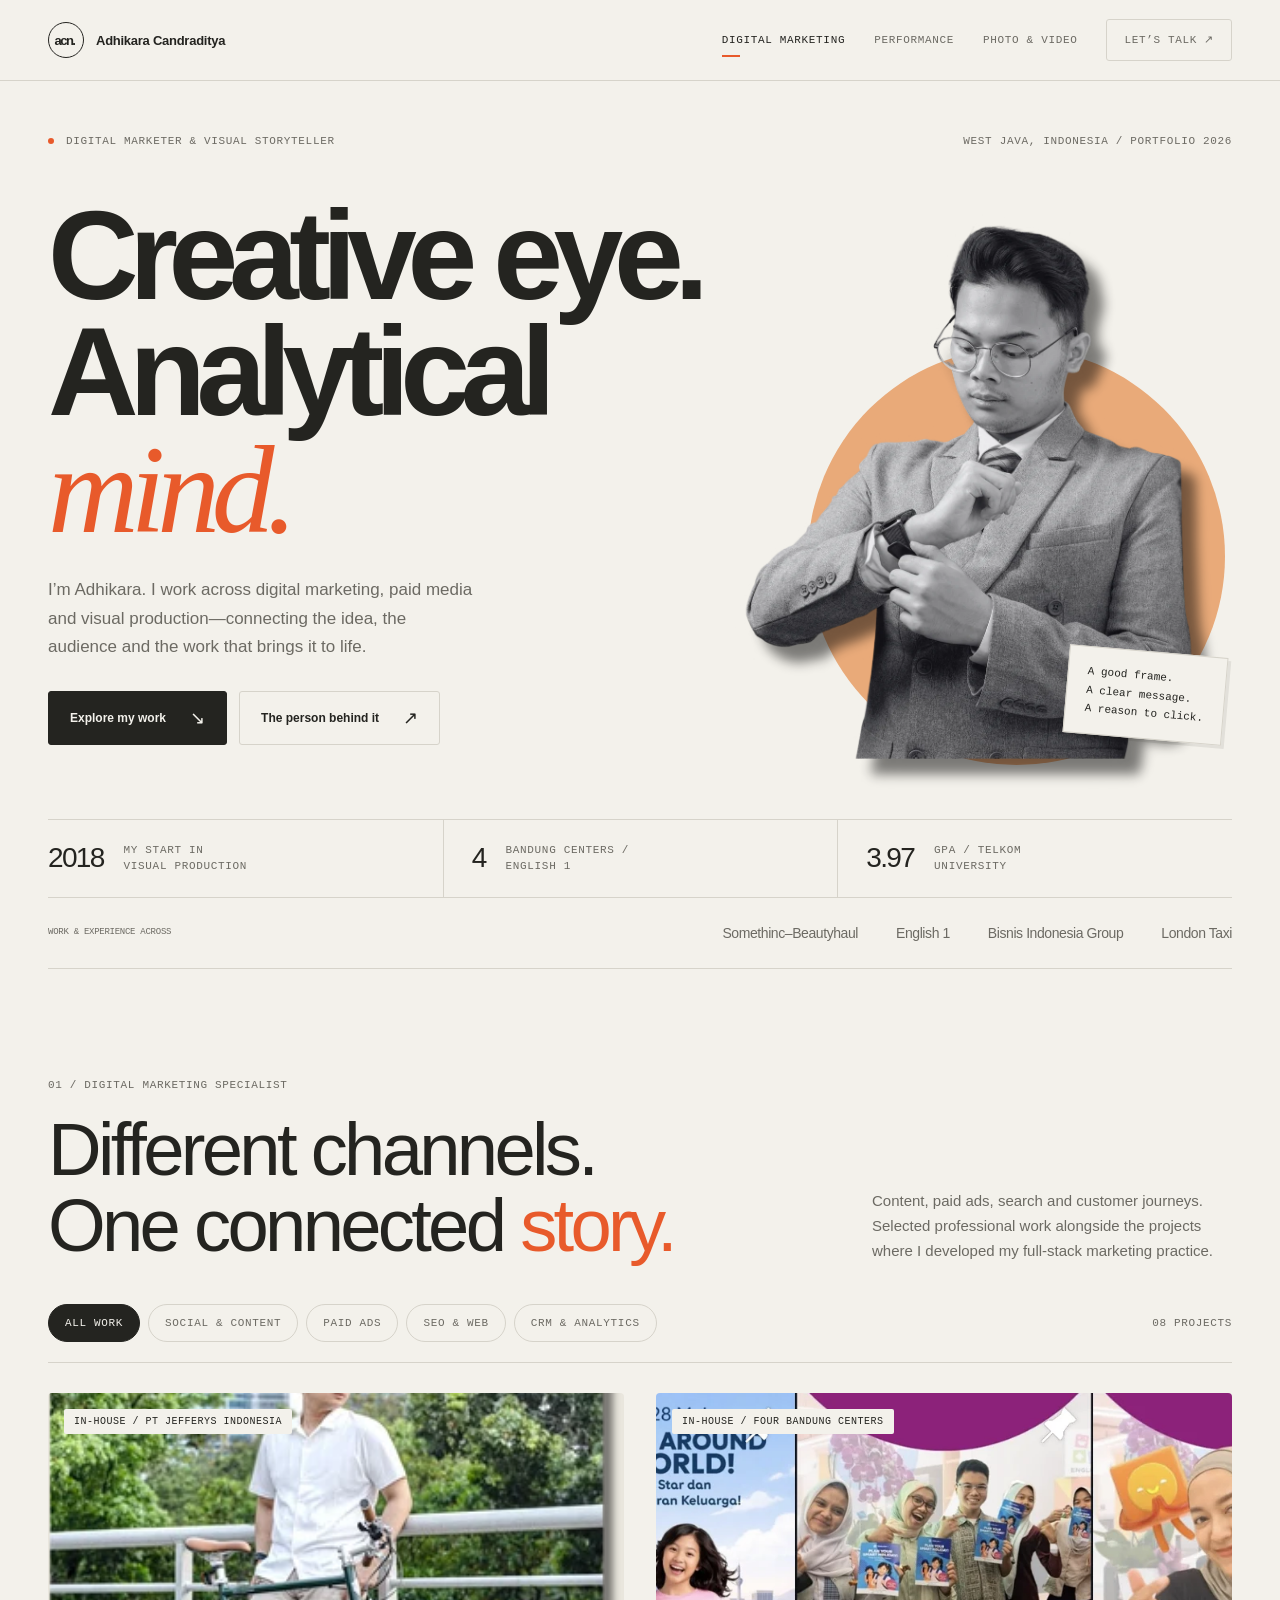
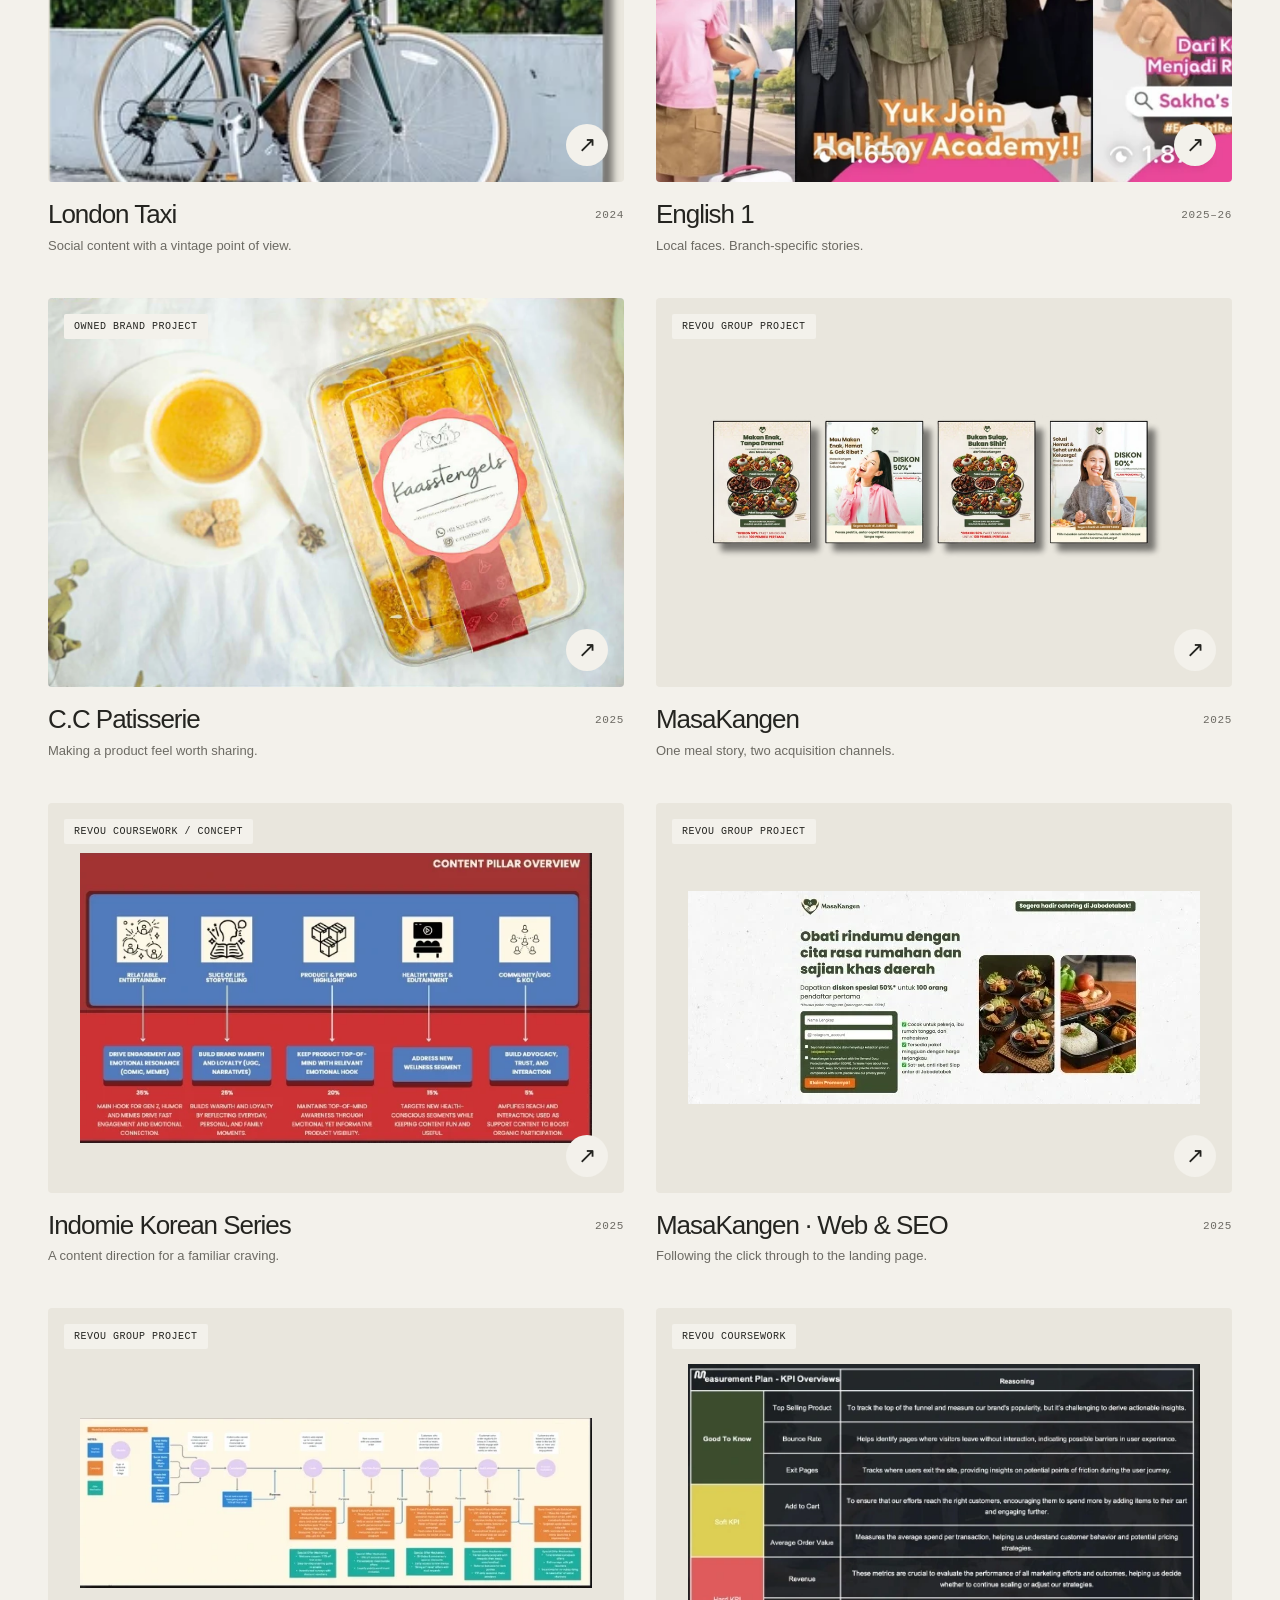
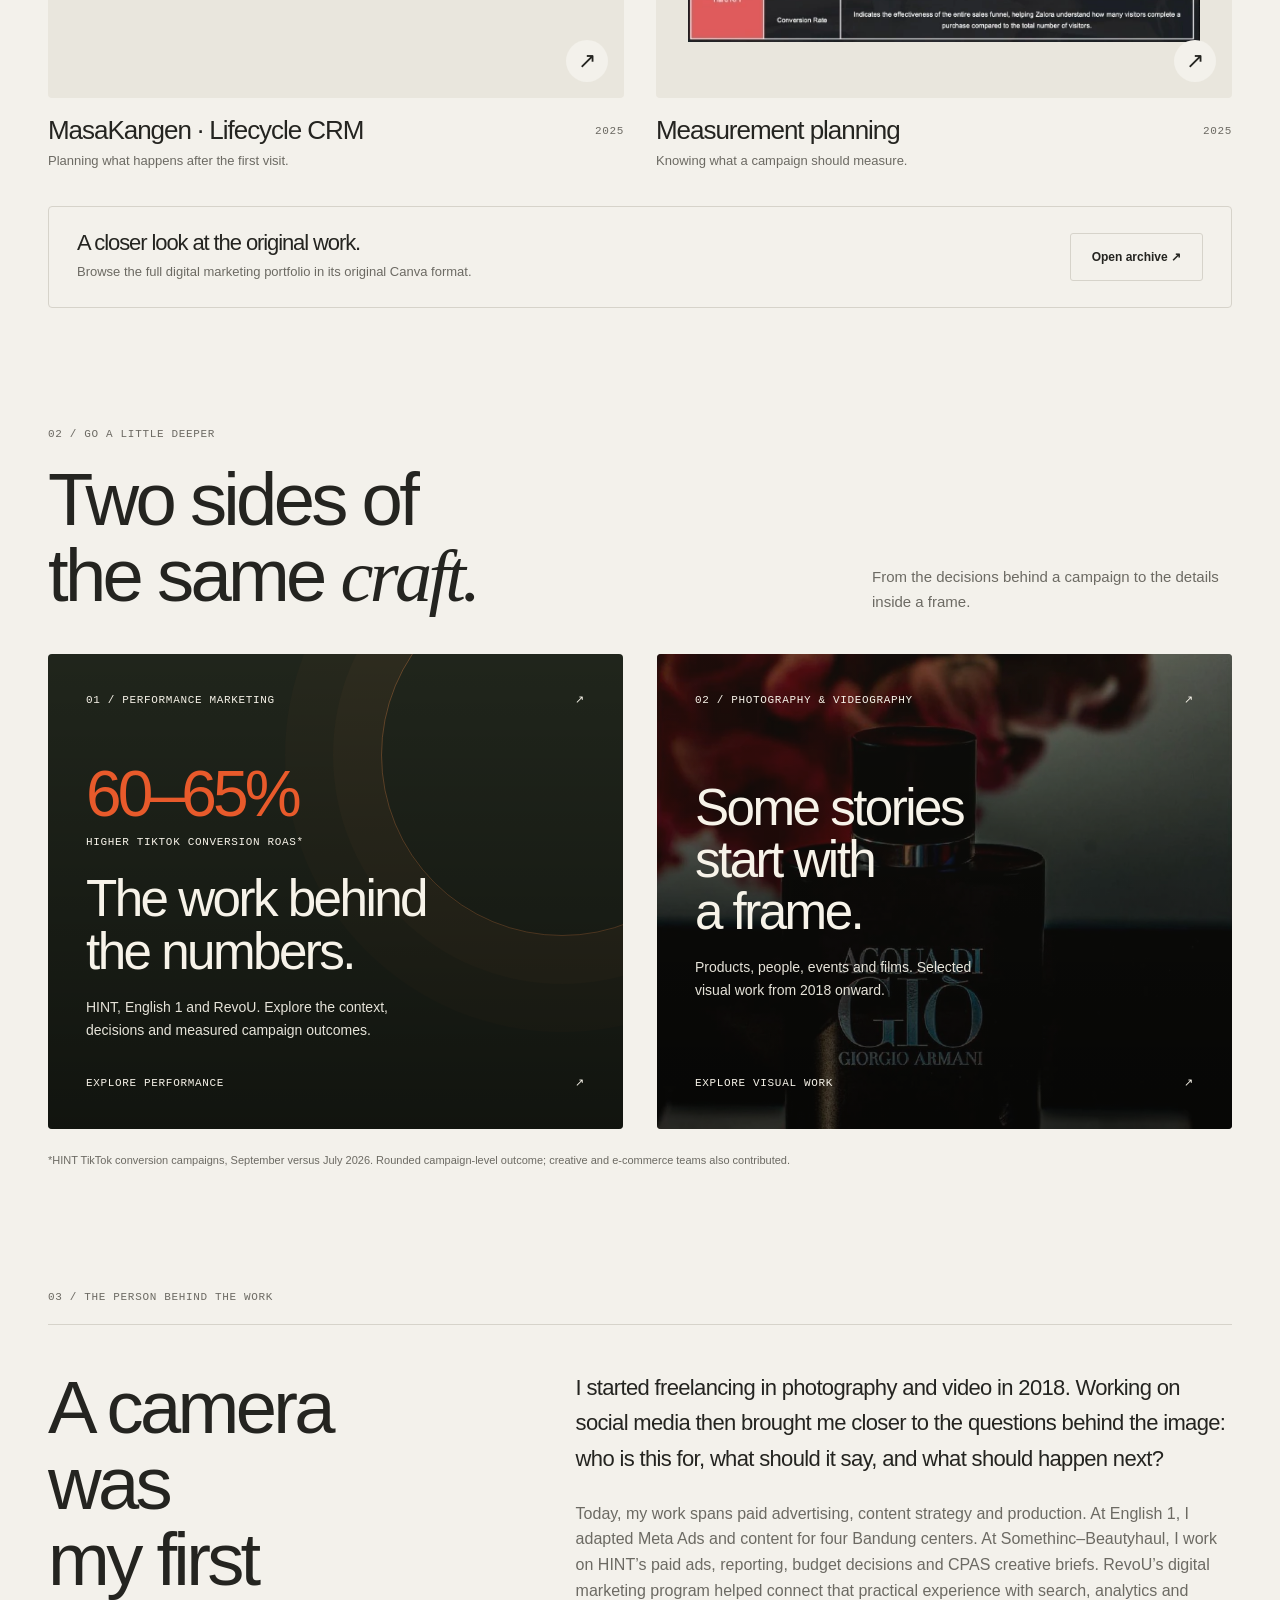
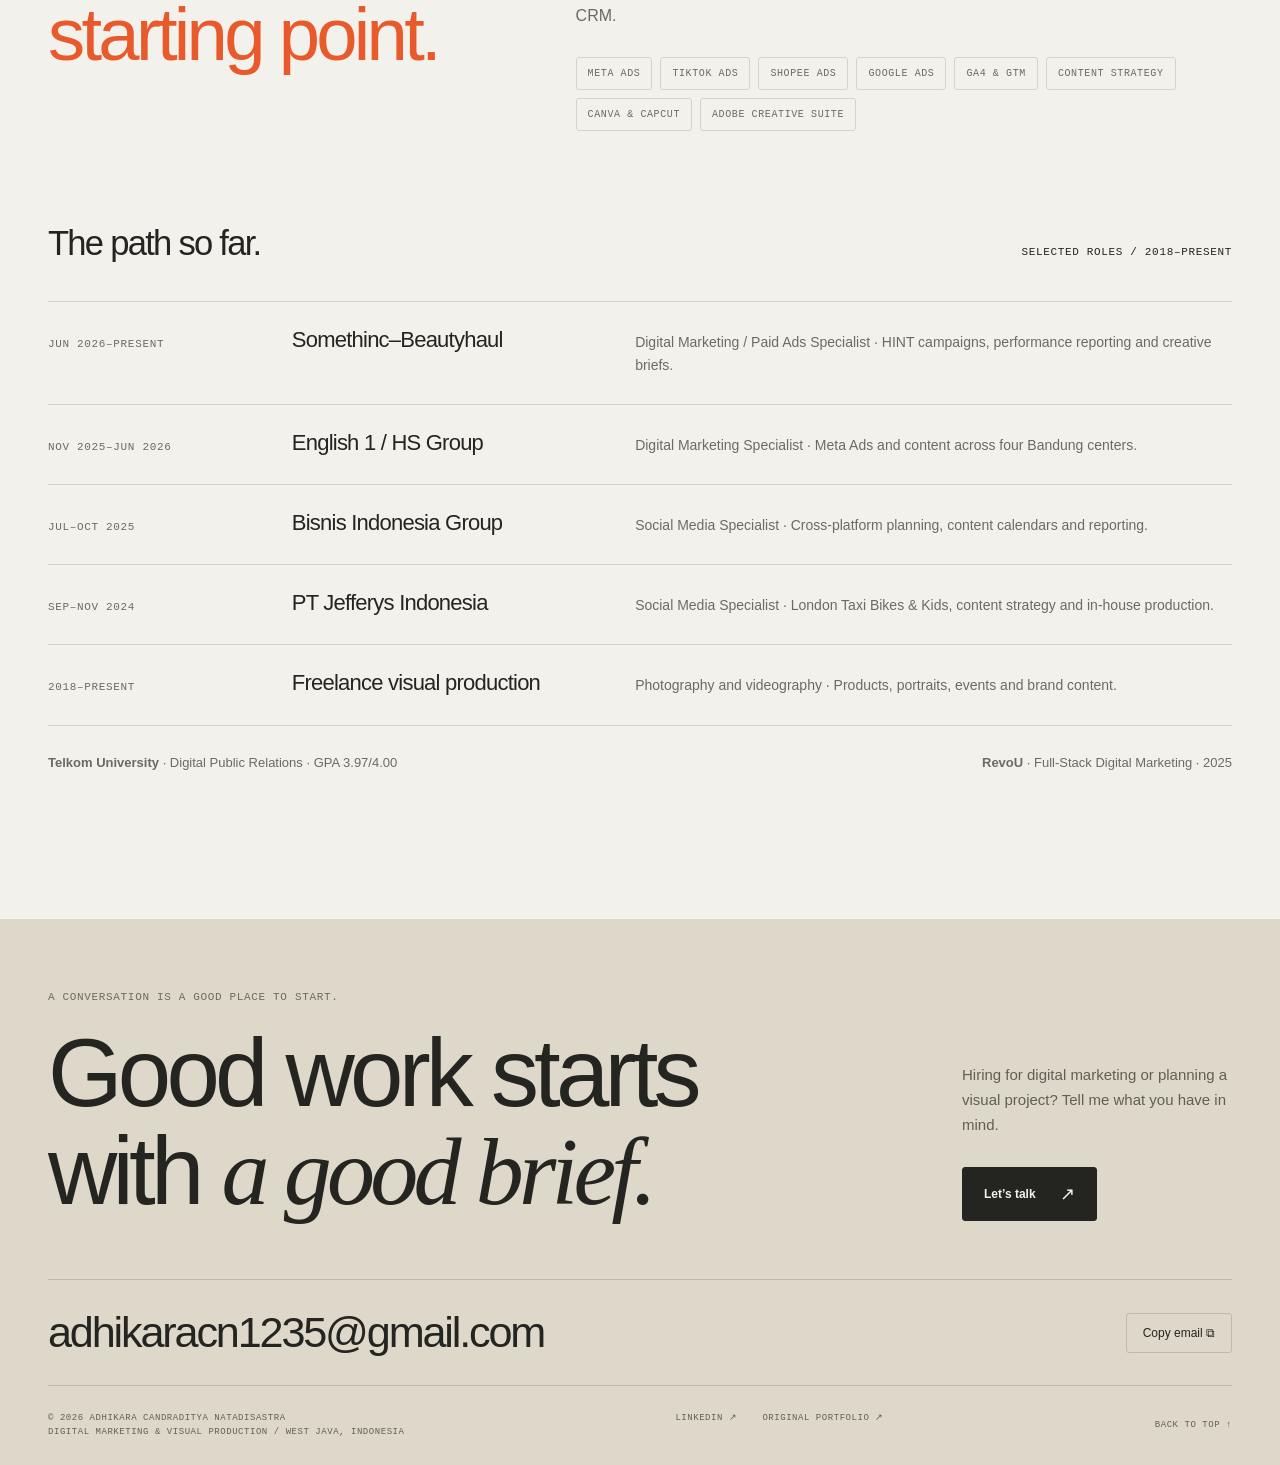
<file: index.html>
<!doctype html><html lang="en" id="top"><head><meta charset="utf-8"><meta name="viewport" content="width=device-width, initial-scale=1"><title>Adhikara Candraditya — Digital Marketing &amp; Visual Production</title><meta name="description" content="Digital marketing, performance marketing, photography and videography by Adhikara Candraditya. Explore real campaign case studies and selected visual work."><meta name="theme-color" content="#f3f1eb"><meta property="og:title" content="Adhikara Candraditya — Digital Marketing &amp; Visual Production"><meta property="og:description" content="Digital marketing, performance marketing, photography and videography by Adhikara Candraditya. Explore real campaign case studies and selected visual work."><meta property="og:type" content="website"><meta property="og:image" content="https://adhikaracn1235.github.io/assets/social-preview.jpg"><meta property="og:url" content="https://adhikaracn1235.github.io/"><meta name="twitter:card" content="summary_large_image"><link rel="canonical" href="https://adhikaracn1235.github.io/"><link rel="icon" href="assets/favicon.svg" type="image/svg+xml"><link rel="stylesheet" href="styles.css"><script>document.documentElement.classList.add('js')</script><script defer src="data.js"></script><script defer src="app.js"></script></head><body data-page="home"><a class="skip-link" href="#main">Skip to content</a><div class="progress" aria-hidden="true"></div><header class="topbar"><div class="container nav-inner"><a class="wordmark" href="index.html" aria-label="Adhikara home"><span class="monogram">acn.</span><span class="name-label">Adhikara Candraditya</span></a><button class="menu-button" aria-expanded="false" aria-controls="primary-nav">Menu <span aria-hidden="true">+</span></button><nav class="nav" id="primary-nav" aria-label="Main navigation"><a href="index.html" aria-current="page">Digital Marketing</a><a href="performance.html" >Performance</a><a href="visuals.html" >Photo & Video</a><a class="nav-contact" href="#contact">Let’s talk <span aria-hidden="true">↗</span></a></nav></div></header><main id="main"><section class="hero container"><div class="hero-meta"><span class="eyebrow">Digital marketer & visual storyteller</span><span class="meta desktop-only">West Java, Indonesia / Portfolio 2026</span></div><div class="hero-layout"><div class="hero-copy"><h1 class="hero-title">Creative eye.<br>Analytical<br><span class="serif accent">mind.</span></h1><p>I’m Adhikara. I work across digital marketing, paid media and visual production—connecting the idea, the audience and the work that brings it to life.</p><div class="actions"><a class="button" href="#work">Explore my work <span class="arrow" aria-hidden="true">↘</span></a><a class="button secondary" href="#about">The person behind it <span class="arrow" aria-hidden="true">↗</span></a></div></div><div class="hero-photo"><img src="assets/adhikara-portrait.webp" alt="Adhikara Candraditya in a suit" width="800" height="1000" fetchpriority="high"><div class="photo-note">A good frame.<br>A clear message.<br>A reason to click.</div></div></div><div class="intro-strip"><div><strong>2018</strong><span class="stat-label">My start in visual production</span></div><div><strong>4</strong><span class="stat-label">Bandung centers / English 1</span></div><div><strong>3.97</strong><span class="stat-label">GPA / Telkom University</span></div></div></section><div class="container brand-line"><span class="tiny">Work & experience across</span><span>Somethinc–Beautyhaul</span><span>English 1</span><span>Bisnis Indonesia Group</span><span>London Taxi</span></div><section class="container section" id="work"><div class="section-head"><div><div class="section-index">01 / Digital marketing specialist</div><h2>Different channels.<br>One connected <span class="accent">story.</span></h2></div><p>Content, paid ads, search and customer journeys. Selected professional work alongside the projects where I developed my full-stack marketing practice.</p></div><div class="work-tabs" role="group" aria-label="Filter projects"><button class="filter" data-filter-projects="all" aria-pressed="true">All work</button><button class="filter" data-filter-projects="social" aria-pressed="false">Social & content</button><button class="filter" data-filter-projects="paid" aria-pressed="false">Paid ads</button><button class="filter" data-filter-projects="search" aria-pressed="false">SEO & web</button><button class="filter" data-filter-projects="analytics" aria-pressed="false">CRM & analytics</button><span class="meta result-count" id="projects-count" aria-live="polite"></span></div><div class="project-grid" id="project-grid"><button class="project-card reveal" data-project="london-taxi" data-category="social" aria-label="Read London Taxi case study"><div class="project-media "><img loading="lazy" src="assets/london-taxi-lifestyle.webp" alt="London Taxi bicycle lifestyle photography by Adhikara" width="660" height="440"><span class="project-label">In-house / PT Jefferys Indonesia</span><span class="project-open" aria-hidden="true">↗</span></div><div class="project-caption"><div><h3>London Taxi</h3><p>Social content with a vintage point of view.</p></div><span class="meta">2024</span></div></button><button class="project-card reveal" data-project="english-content" data-category="social" aria-label="Read English 1 case study"><div class="project-media "><img loading="lazy" src="assets/IMG_2892_posts.webp" alt="Published English 1 Banda content featuring learning programs and parents" width="660" height="440"><span class="project-label">In-house / four Bandung centers</span><span class="project-open" aria-hidden="true">↗</span></div><div class="project-caption"><div><h3>English 1</h3><p>Local faces. Branch-specific stories.</p></div><span class="meta">2025–26</span></div></button><button class="project-card reveal" data-project="cc-patisserie" data-category="social" aria-label="Read C.C Patisserie case study"><div class="project-media "><img loading="lazy" src="assets/product-patisserie.webp" alt="C.C Patisserie pastry photography arranged with tea" width="660" height="440"><span class="project-label">Owned brand project</span><span class="project-open" aria-hidden="true">↗</span></div><div class="project-caption"><div><h3>C.C Patisserie</h3><p>Making a product feel worth sharing.</p></div><span class="meta">2025</span></div></button><button class="project-card reveal" data-project="masakangen" data-category="paid" aria-label="Read MasaKangen case study"><div class="project-media contain"><img loading="lazy" src="assets/masakangen-ads.webp" alt="Four actual MasaKangen Meta advertising creatives from the RevoU group project" width="660" height="440"><span class="project-label">RevoU group project</span><span class="project-open" aria-hidden="true">↗</span></div><div class="project-caption"><div><h3>MasaKangen</h3><p>One meal story, two acquisition channels.</p></div><span class="meta">2025</span></div></button><button class="project-card reveal" data-project="indomie" data-category="social" aria-label="Read Indomie Korean Series case study"><div class="project-media contain"><img loading="lazy" src="assets/indomie-content-pillars.webp" alt="Content pillar concept created for Indomie Korean Series coursework" width="660" height="440"><span class="project-label">RevoU coursework / concept</span><span class="project-open" aria-hidden="true">↗</span></div><div class="project-caption"><div><h3>Indomie Korean Series</h3><p>A content direction for a familiar craving.</p></div><span class="meta">2025</span></div></button><button class="project-card reveal" data-project="landing-seo" data-category="search" aria-label="Read MasaKangen · Web &amp; SEO case study"><div class="project-media contain"><img loading="lazy" src="assets/masakangen-landing-page.webp" alt="MasaKangen landing page concept from the RevoU group project" width="660" height="440"><span class="project-label">RevoU group project</span><span class="project-open" aria-hidden="true">↗</span></div><div class="project-caption"><div><h3>MasaKangen · Web &amp; SEO</h3><p>Following the click through to the landing page.</p></div><span class="meta">2025</span></div></button><button class="project-card reveal" data-project="crm" data-category="analytics" aria-label="Read MasaKangen · Lifecycle CRM case study"><div class="project-media contain"><img loading="lazy" src="assets/crm-customer-journey.webp" alt="MasaKangen customer journey map from RevoU coursework" width="660" height="440"><span class="project-label">RevoU group project</span><span class="project-open" aria-hidden="true">↗</span></div><div class="project-caption"><div><h3>MasaKangen · Lifecycle CRM</h3><p>Planning what happens after the first visit.</p></div><span class="meta">2025</span></div></button><button class="project-card reveal" data-project="measurement" data-category="analytics" aria-label="Read Measurement planning case study"><div class="project-media contain"><img loading="lazy" src="assets/measurement-kpi-framework.webp" alt="Measurement plan coursework with awareness, soft KPI and hard KPI tiers" width="660" height="440"><span class="project-label">RevoU coursework</span><span class="project-open" aria-hidden="true">↗</span></div><div class="project-caption"><div><h3>Measurement planning</h3><p>Knowing what a campaign should measure.</p></div><span class="meta">2025</span></div></button></div><noscript><p class="noscript">For detailed project notes, enable JavaScript or <a class="original-link" href="https://adhikaracn.my.canva.site/">open the original portfolio</a>. Navigation and contact links work without JavaScript.</p></noscript><div class="archive-link"><div><h4>A closer look at the original work.</h4><p>Browse the full digital marketing portfolio in its original Canva format.</p></div><a class="button secondary" href="https://adhikaracn.my.canva.site/" target="_blank" rel="noopener noreferrer">Open archive ↗</a></div></section><section class="container section" id="explore"><div class="section-head"><div><div class="section-index">02 / Go a little deeper</div><h2>Two sides of<br>the same <span style="font-family:Georgia,serif;font-style:italic">craft.</span></h2></div><p>From the decisions behind a campaign to the details inside a frame.</p></div><div class="split-feature"><a class="chapter-card performance reveal" href="performance.html"><div class="meta"><span>01 / Performance marketing</span><span>↗</span></div><div><div class="chapter-result accent">60–65%</div><div class="meta">Higher TikTok conversion ROAS*</div><h3 style="margin-top:23px">The work behind<br>the numbers.</h3><p>HINT, English 1 and RevoU. Explore the context, decisions and measured campaign outcomes.</p></div><div class="meta">Explore performance <span>↗</span></div></a><a class="chapter-card reveal" href="visuals.html"><img src="assets/product-perfume.webp" loading="lazy" alt="Perfume photographed with red ink dispersing in water"><div class="meta"><span>02 / Photography & videography</span><span>↗</span></div><div><h3>Some stories<br>start with<br>a frame.</h3><p>Products, people, events and films. Selected visual work from 2018 onward.</p></div><div class="meta">Explore visual work <span>↗</span></div></a></div><p class="case-note">*HINT TikTok conversion campaigns, September versus July 2026. Rounded campaign-level outcome; creative and e-commerce teams also contributed.</p></section><section class="container section" id="about"><div class="section-index">03 / The person behind the work</div><div class="about-grid"><h2 class="about-heading">A camera was<br>my first<br><span class="accent">starting point.</span></h2><div class="about-copy"><p>I started freelancing in photography and video in 2018. Working on social media then brought me closer to the questions behind the image: who is this for, what should it say, and what should happen next?</p><p>Today, my work spans paid advertising, content strategy and production. At English 1, I adapted Meta Ads and content for four Bandung centers. At Somethinc–Beautyhaul, I work on HINT’s paid ads, reporting, budget decisions and CPAS creative briefs. RevoU’s digital marketing program helped connect that practical experience with search, analytics and CRM.</p><div class="pill-stack"><span class="tag">Meta Ads</span><span class="tag">TikTok Ads</span><span class="tag">Shopee Ads</span><span class="tag">Google Ads</span><span class="tag">GA4 & GTM</span><span class="tag">Content strategy</span><span class="tag">Canva & CapCut</span><span class="tag">Adobe Creative Suite</span></div></div></div><div class="journey"><div class="section-head"><h3>The path so far.</h3><span class="meta">Selected roles / 2018–present</span></div><div class="journey-row"><span class="meta">Jun 2026–present</span><h4>Somethinc–Beautyhaul</h4><p>Digital Marketing / Paid Ads Specialist · HINT campaigns, performance reporting and creative briefs.</p></div><div class="journey-row"><span class="meta">Nov 2025–Jun 2026</span><h4>English 1 / HS Group</h4><p>Digital Marketing Specialist · Meta Ads and content across four Bandung centers.</p></div><div class="journey-row"><span class="meta">Jul–Oct 2025</span><h4>Bisnis Indonesia Group</h4><p>Social Media Specialist · Cross-platform planning, content calendars and reporting.</p></div><div class="journey-row"><span class="meta">Sep–Nov 2024</span><h4>PT Jefferys Indonesia</h4><p>Social Media Specialist · London Taxi Bikes & Kids, content strategy and in-house production.</p></div><div class="journey-row"><span class="meta">2018–present</span><h4>Freelance visual production</h4><p>Photography and videography · Products, portraits, events and brand content.</p></div></div><div class="education-line"><p><strong>Telkom University</strong> · Digital Public Relations · GPA 3.97/4.00</p><p><strong>RevoU</strong> · Full-Stack Digital Marketing · 2025</p></div></section></main><footer class="contact-block" id="contact"><div class="container"><div class="contact-head"><div><div class="section-index">A conversation is a good place to start.</div><h2>Good work starts<br>with <span style="font-family:Georgia,serif;font-style:italic">a good brief.</span></h2></div><div class="contact-side"><p>Hiring for digital marketing or planning a visual project? Tell me what you have in mind.</p><div class="actions"><a class="button" href="mailto:adhikaracn1235@gmail.com?subject=Let%E2%80%99s%20talk%20about%20an%20opportunity">Let’s talk <span class="arrow" aria-hidden="true">↗</span></a></div></div></div><div class="contact-email"><a href="mailto:adhikaracn1235@gmail.com">adhikaracn1235@gmail.com</a><button class="icon-button copy-email">Copy email <span aria-hidden="true">⧉</span></button></div><div class="footer"><div class="tiny">© 2026 Adhikara Candraditya Natadisastra<br>Digital marketing & visual production / West Java, Indonesia</div><div class="footer-links tiny"><a href="https://www.linkedin.com/in/adhikaracn/" target="_blank" rel="noopener noreferrer">LinkedIn ↗</a><a href="https://adhikaracn.my.canva.site/" target="_blank" rel="noopener noreferrer">Original portfolio ↗</a></div><a href="#top" class="tiny back-top">Back to top ↑</a></div></div></footer><dialog id="project-dialog" class="dialog" aria-labelledby="project-dialog-title"><div class="dialog-top"><span class="meta">Project notes</span><button class="close-dialog" aria-label="Close project">×</button></div><div class="dialog-content" id="project-dialog-body"></div></dialog><dialog id="lightbox" class="dialog lightbox" aria-labelledby="lightbox-title"><div class="dialog-top"><span class="meta" id="lightbox-counter">Selected photograph</span><button class="close-dialog" aria-label="Close photo">×</button></div><div class="dialog-content"><img class="lightbox-picture" id="lightbox-picture" alt=""><div class="lightbox-caption"><div><h3 id="lightbox-title"></h3><p id="lightbox-description"></p></div><div class="lightbox-controls"><button id="previous-photo" aria-label="Previous photograph">←</button><button id="next-photo" aria-label="Next photograph">→</button></div></div></div></dialog><dialog id="media-dialog" class="dialog media-dialog" aria-labelledby="media-dialog-title"><div class="dialog-top"><span class="meta" id="media-dialog-title"></span><button class="close-dialog" aria-label="Close video">×</button></div><div class="dialog-content" id="media-dialog-body"></div></dialog><div class="toast" role="status" aria-live="polite"></div></body></html>
</file>
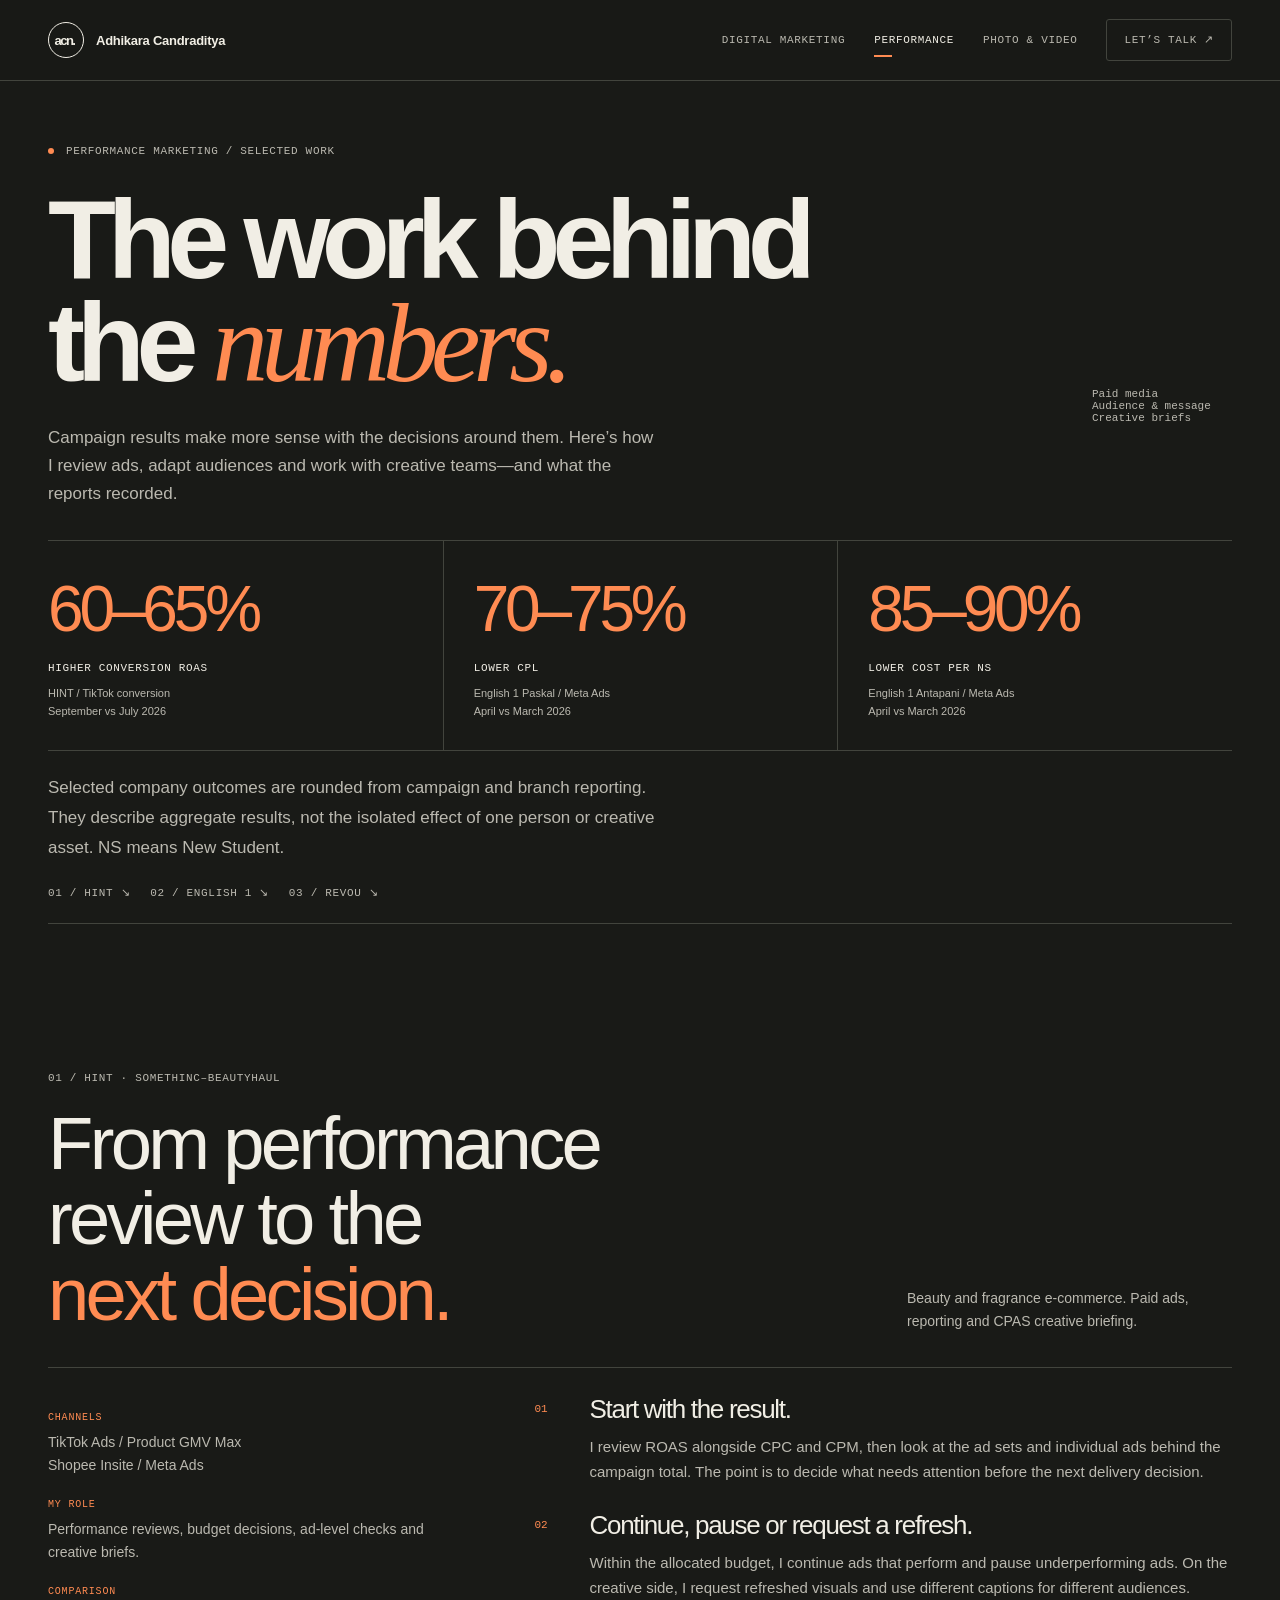
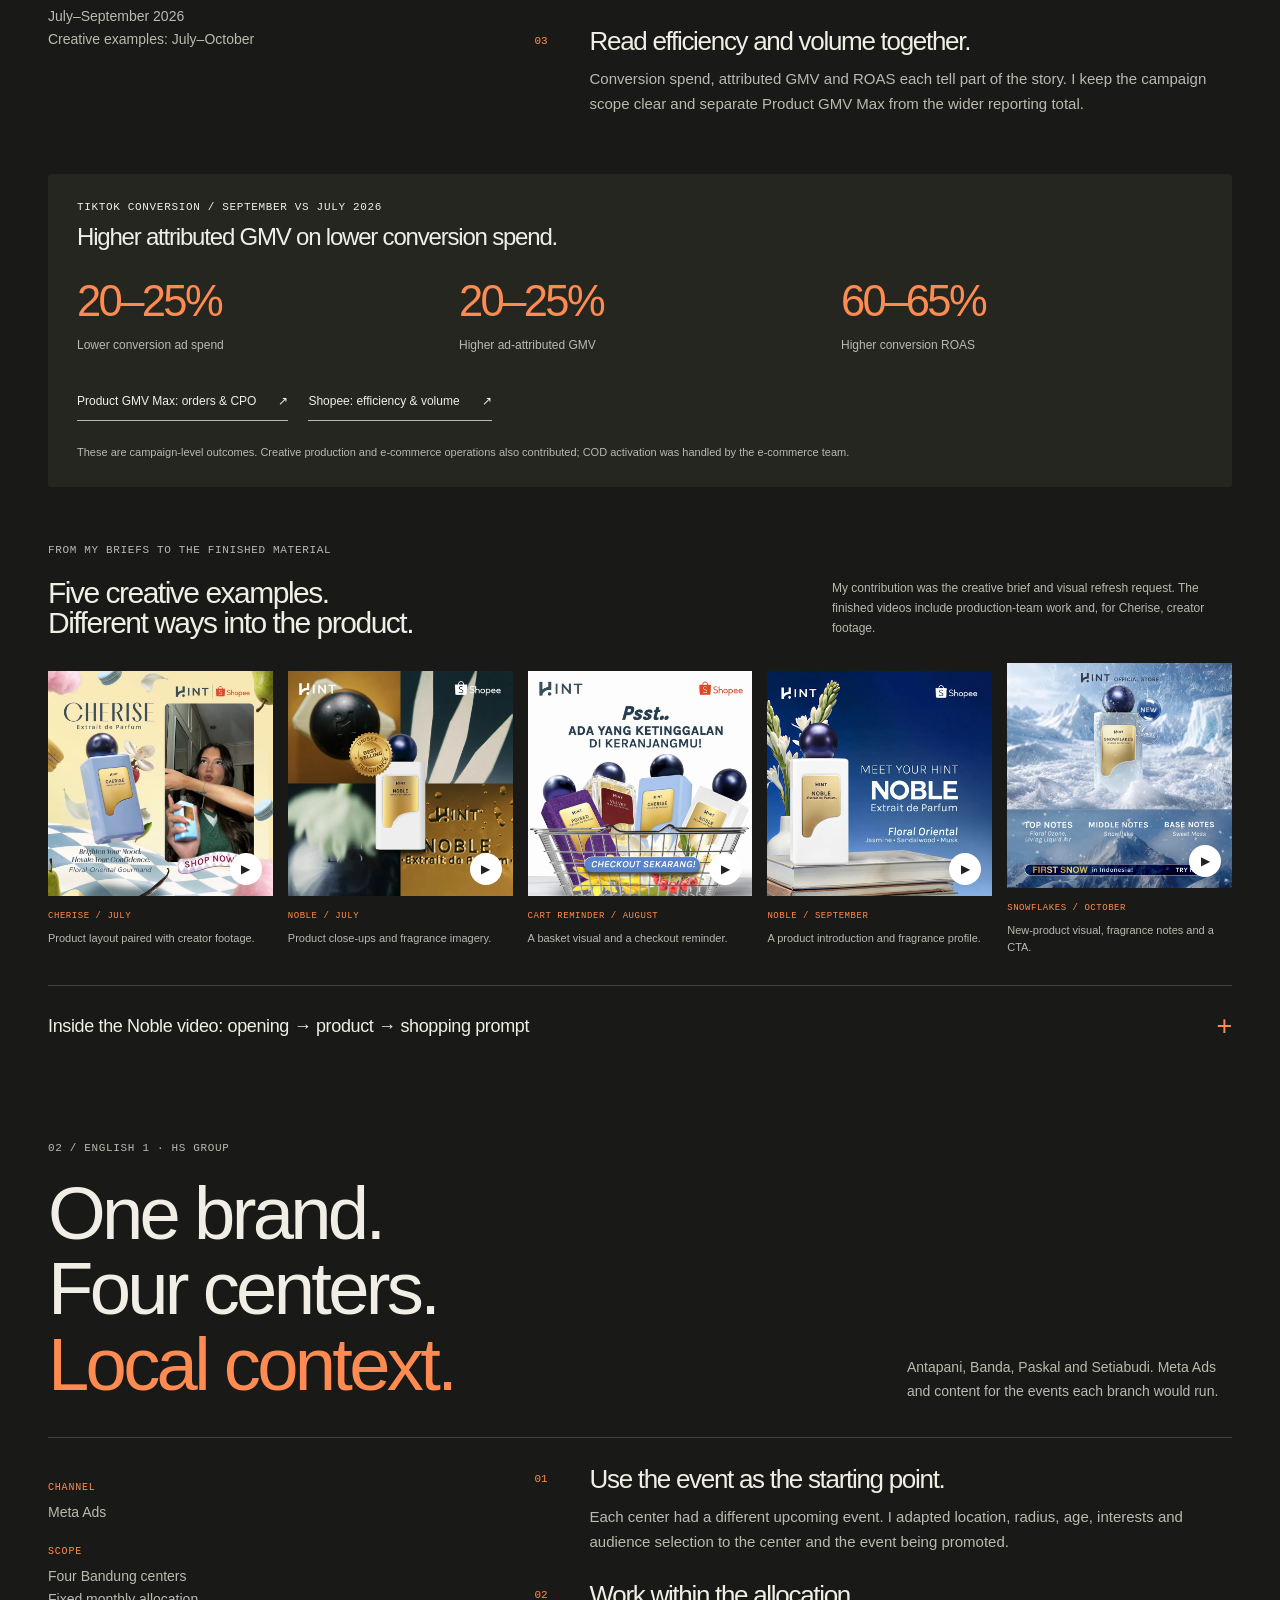
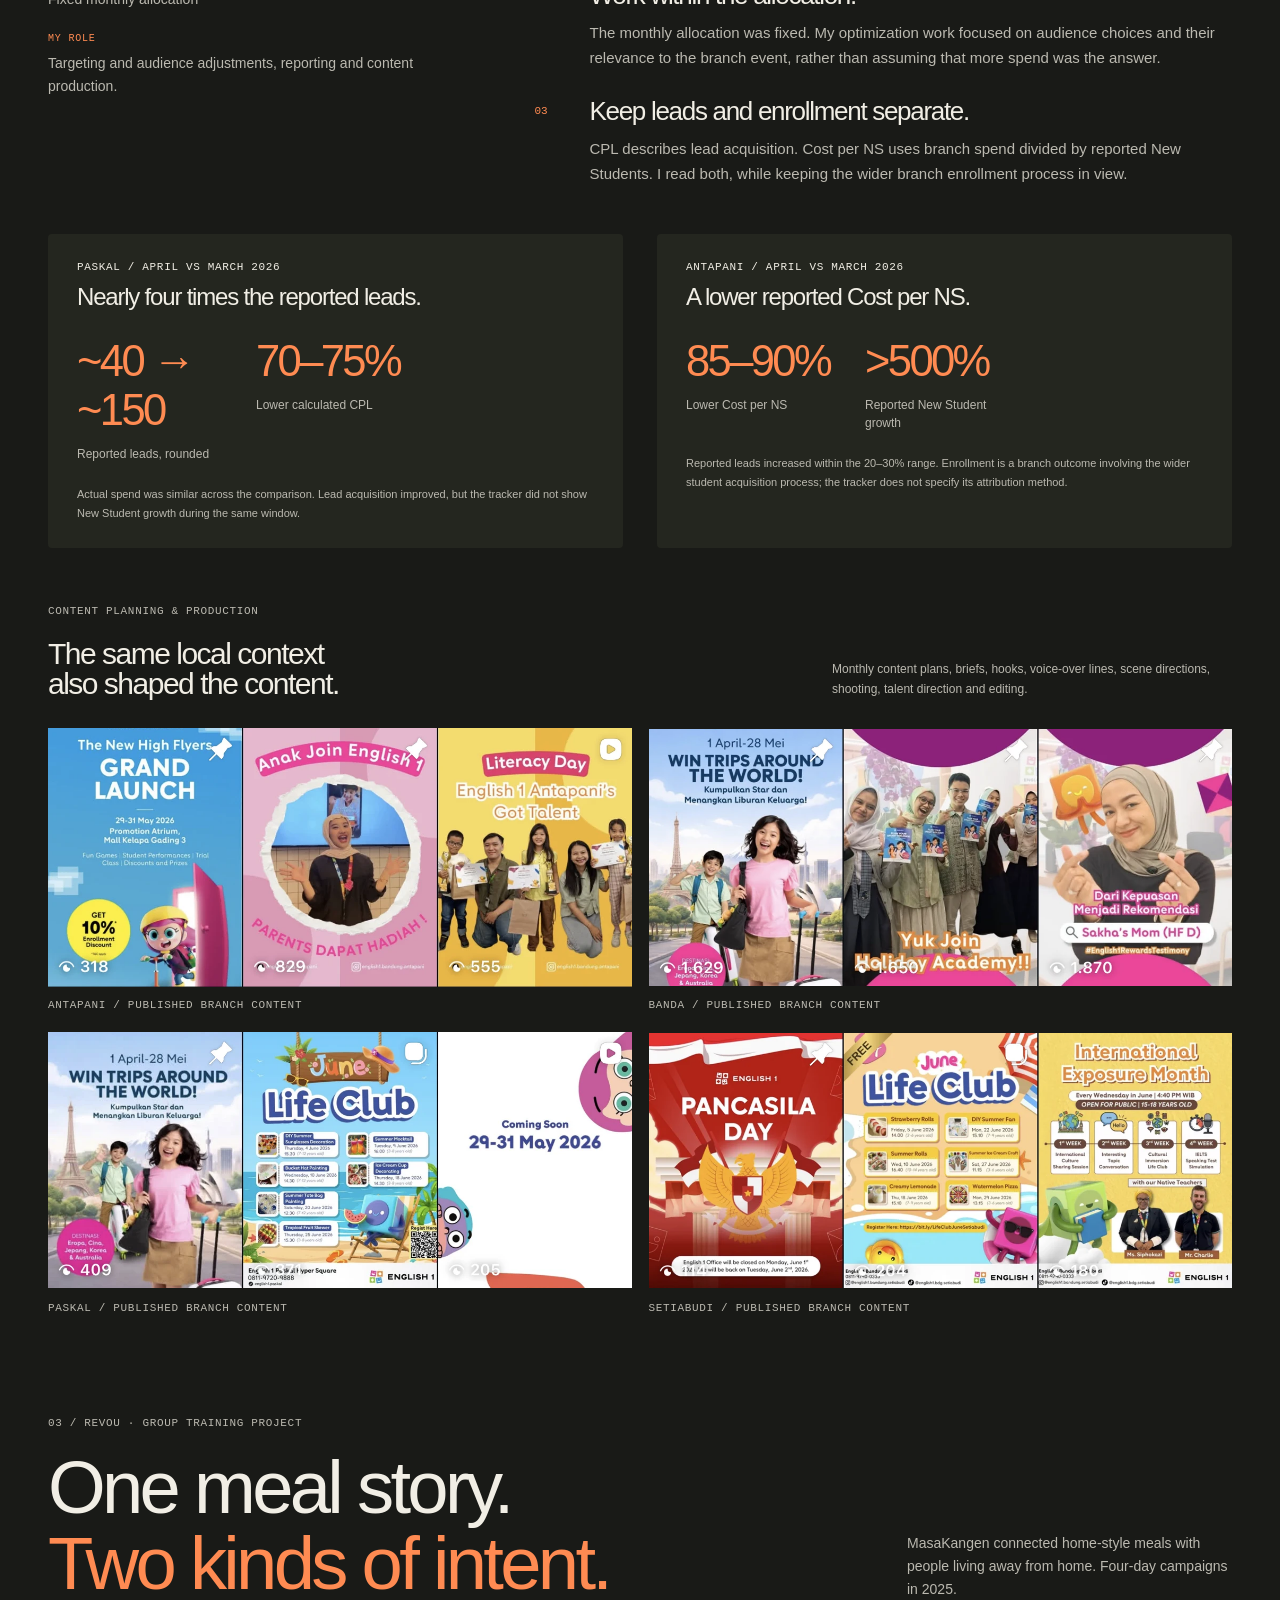
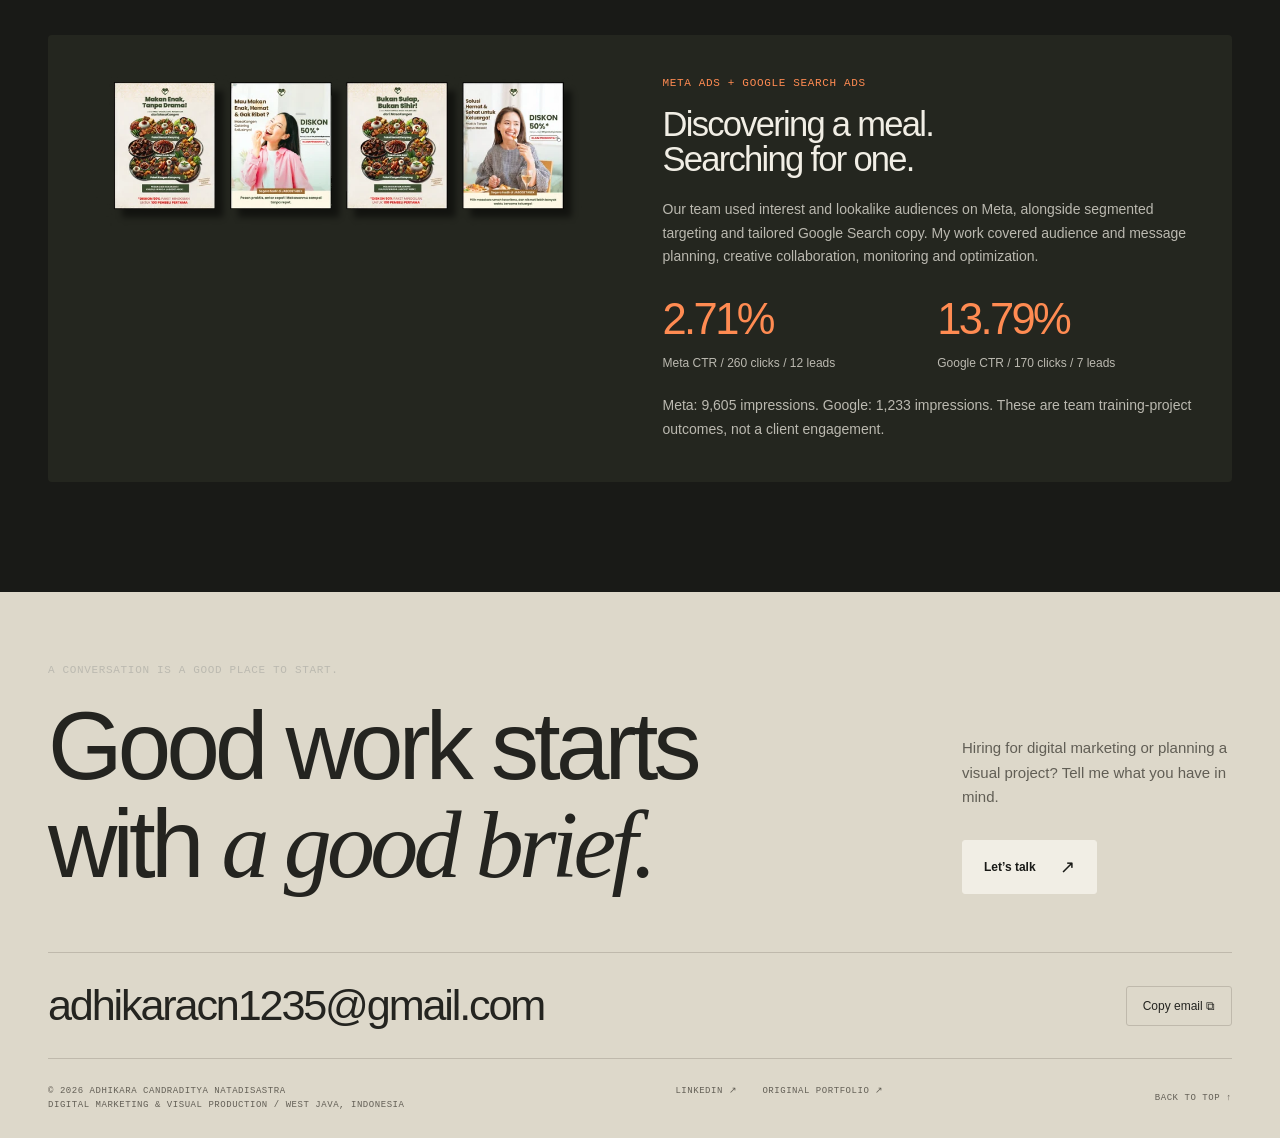
<file: performance.html>
<!doctype html><html lang="en" id="top"><head><meta charset="utf-8"><meta name="viewport" content="width=device-width, initial-scale=1"><title>Performance Marketing — Adhikara Candraditya</title><meta name="description" content="Performance marketing case studies across HINT, English 1 and RevoU. Explore campaign context, confirmed personal contributions and rounded reporting outcomes."><meta name="theme-color" content="#191a17"><meta property="og:title" content="Performance Marketing — Adhikara Candraditya"><meta property="og:description" content="Performance marketing case studies across HINT, English 1 and RevoU. Explore campaign context, confirmed personal contributions and rounded reporting outcomes."><meta property="og:type" content="website"><meta property="og:image" content="https://adhikaracn1235.github.io/assets/social-preview.jpg"><meta property="og:url" content="https://adhikaracn1235.github.io/performance.html"><meta name="twitter:card" content="summary_large_image"><link rel="canonical" href="https://adhikaracn1235.github.io/performance.html"><link rel="icon" href="assets/favicon.svg" type="image/svg+xml"><link rel="stylesheet" href="styles.css"><script>document.documentElement.classList.add('js')</script><script defer src="data.js"></script><script defer src="app.js"></script></head><body data-page="performance"><a class="skip-link" href="#main">Skip to content</a><div class="progress" aria-hidden="true"></div><header class="topbar"><div class="container nav-inner"><a class="wordmark" href="index.html" aria-label="Adhikara home"><span class="monogram">acn.</span><span class="name-label">Adhikara Candraditya</span></a><button class="menu-button" aria-expanded="false" aria-controls="primary-nav">Menu <span aria-hidden="true">+</span></button><nav class="nav" id="primary-nav" aria-label="Main navigation"><a href="index.html" >Digital Marketing</a><a href="performance.html" aria-current="page">Performance</a><a href="visuals.html" >Photo & Video</a><a class="nav-contact" href="#contact">Let’s talk <span aria-hidden="true">↗</span></a></nav></div></header><main id="main"><section class="container page-intro"><div class="eyebrow">Performance marketing / Selected work</div><div class="title-row"><h1 class="hero-title">The work behind<br>the <span class="serif accent">numbers.</span></h1><span class="edition">Paid media<br>Audience & message<br>Creative briefs</span></div><p>Campaign results make more sense with the decisions around them. Here’s how I review ads, adapt audiences and work with creative teams—and what the reports recorded.</p><div class="results-strip"><div><strong>60–65%</strong><span class="stat-label">Higher conversion ROAS</span><p>HINT / TikTok conversion<br>September vs July 2026</p></div><div><strong>70–75%</strong><span class="stat-label">Lower CPL</span><p>English 1 Paskal / Meta Ads<br>April vs March 2026</p></div><div><strong>85–90%</strong><span class="stat-label">Lower Cost per NS</span><p>English 1 Antapani / Meta Ads<br>April vs March 2026</p></div></div><p class="case-note">Selected company outcomes are rounded from campaign and branch reporting. They describe aggregate results, not the isolated effect of one person or creative asset. NS means New Student.</p><nav class="chapter-nav meta" aria-label="Performance cases"><a href="#hint">01 / HINT ↘</a><a href="#english-1">02 / English 1 ↘</a><a href="#masakangen">03 / RevoU ↘</a></nav></section><section class="container case-section" id="hint"><div class="case-header"><div><div class="section-index">01 / HINT · Somethinc–Beautyhaul</div><h2>From performance<br>review to the<br><span class="accent">next decision.</span></h2></div><p>Beauty and fragrance e-commerce. Paid ads, reporting and CPAS creative briefing.</p></div><div class="case-context"><dl class="case-facts"><div><dt>Channels</dt><dd>TikTok Ads / Product GMV Max<br>Shopee Insite / Meta Ads</dd></div><div><dt>My role</dt><dd>Performance reviews, budget decisions, ad-level checks and creative briefs.</dd></div><div><dt>Comparison</dt><dd>July–September 2026<br>Creative examples: July–October</dd></div></dl><div><div class="story-step"><span class="num">01</span><div><h3>Start with the result.</h3><p>I review ROAS alongside CPC and CPM, then look at the ad sets and individual ads behind the campaign total. The point is to decide what needs attention before the next delivery decision.</p></div></div><div class="story-step"><span class="num">02</span><div><h3>Continue, pause or request a refresh.</h3><p>Within the allocated budget, I continue ads that perform and pause underperforming ads. On the creative side, I request refreshed visuals and use different captions for different audiences.</p></div></div><div class="story-step"><span class="num">03</span><div><h3>Read efficiency and volume together.</h3><p>Conversion spend, attributed GMV and ROAS each tell part of the story. I keep the campaign scope clear and separate Product GMV Max from the wider reporting total.</p></div></div></div></div><div class="case-results"><div class="meta">TikTok conversion / September vs July 2026</div><h4>Higher attributed GMV on lower conversion spend.</h4><div class="metric-grid"><div><strong>20–25%</strong><span>Lower conversion ad spend</span></div><div><strong>20–25%</strong><span>Higher ad-attributed GMV</span></div><div><strong>60–65%</strong><span>Higher conversion ROAS</span></div></div><div class="case-buttons"><button class="mini-case" data-project="hint-gmv">Product GMV Max: orders & CPO <span>↗</span></button><button class="mini-case" data-project="hint-shopee">Shopee: efficiency & volume <span>↗</span></button></div><p class="case-note">These are campaign-level outcomes. Creative production and e-commerce operations also contributed; COD activation was handled by the e-commerce team.</p></div><div class="creative-head"><div><div class="section-index">From my briefs to the finished material</div><h3>Five creative examples.<br>Different ways into the product.</h3></div><p>My contribution was the creative brief and visual refresh request. The finished videos include production-team work and, for Cherise, creator footage.</p></div><div class="creative-grid"><button class="creative-card" data-local-video="cpas-cherise.mp4" data-video-title="HINT · Cherise" data-video-note="My role: creative briefing. Finished video produced by the creative team; creator footage is credited separately where used." aria-label="Play Cherise CPAS creative from July"><div class="creative-image"><img src="assets/cpas-cherise.webp" loading="lazy" alt="Product layout paired with creator footage."><span class="play-badge" aria-hidden="true">▶</span></div><span class="meta">Cherise / July</span><p>Product layout paired with creator footage.</p></button><button class="creative-card" data-local-video="cpas-noble-july.mp4" data-video-title="HINT · Noble" data-video-note="My role: creative briefing. Finished video produced by the creative team; creator footage is credited separately where used." aria-label="Play Noble CPAS creative from July"><div class="creative-image"><img src="assets/cpas-noble-july.webp" loading="lazy" alt="Product close-ups and fragrance imagery."><span class="play-badge" aria-hidden="true">▶</span></div><span class="meta">Noble / July</span><p>Product close-ups and fragrance imagery.</p></button><button class="creative-card" data-local-video="cpas-cart.mp4" data-video-title="HINT · Cart reminder" data-video-note="My role: creative briefing. Finished video produced by the creative team; creator footage is credited separately where used." aria-label="Play Cart reminder CPAS creative from August"><div class="creative-image"><img src="assets/cpas-cart.webp" loading="lazy" alt="A basket visual and a checkout reminder."><span class="play-badge" aria-hidden="true">▶</span></div><span class="meta">Cart reminder / August</span><p>A basket visual and a checkout reminder.</p></button><button class="creative-card" data-local-video="cpas-noble.mp4" data-video-title="HINT · Noble" data-video-note="My role: creative briefing. Finished video produced by the creative team; creator footage is credited separately where used." aria-label="Play Noble CPAS creative from September"><div class="creative-image"><img src="assets/cpas-noble.webp" loading="lazy" alt="A product introduction and fragrance profile."><span class="play-badge" aria-hidden="true">▶</span></div><span class="meta">Noble / September</span><p>A product introduction and fragrance profile.</p></button><button class="creative-card" data-local-video="cpas-snowflakes.mp4" data-video-title="HINT · Snowflakes" data-video-note="My role: creative briefing. Finished video produced by the creative team; creator footage is credited separately where used." aria-label="Play Snowflakes CPAS creative from October"><div class="creative-image"><img src="assets/cpas-snowflakes.webp" loading="lazy" alt="New-product visual, fragrance notes and a CTA."><span class="play-badge" aria-hidden="true">▶</span></div><span class="meta">Snowflakes / October</span><p>New-product visual, fragrance notes and a CTA.</p></button></div><details class="storyboard"><summary>Inside the Noble video: opening → product → shopping prompt</summary><div class="frame-grid"><div><img src="assets/noble-story-1.webp" loading="lazy" alt="Noble CPAS video: Introduce the idea."><span class="meta">~1.9 seconds</span><h4>Introduce the idea.</h4><p>“Find your signature HINT” introduces the message with the product as the main visual.</p></div><div><img src="assets/noble-story-2.webp" loading="lazy" alt="Noble CPAS video: Describe the fragrance."><span class="meta">~3.8 seconds</span><h4>Describe the fragrance.</h4><p>Noble is presented through its Floral Oriental profile: Jasmine, Sandalwood and Musk.</p></div><div><img src="assets/noble-story-3.webp" loading="lazy" alt="Noble CPAS video: Give the next step."><span class="meta">~7.5 seconds</span><h4>Give the next step.</h4><p>Several HINT products appear with a “Shop now” prompt.</p></div></div><p class="case-note">This breakdown describes the finished material produced from my brief. No asset-level ROAS, editing or filming credit is claimed. The video is approximately nine seconds long.</p></details></section><section class="container case-section" id="english-1"><div class="case-header"><div><div class="section-index">02 / English 1 · HS Group</div><h2>One brand.<br>Four centers.<br><span class="accent">Local context.</span></h2></div><p>Antapani, Banda, Paskal and Setiabudi. Meta Ads and content for the events each branch would run.</p></div><div class="case-context"><dl class="case-facts"><div><dt>Channel</dt><dd>Meta Ads</dd></div><div><dt>Scope</dt><dd>Four Bandung centers<br>Fixed monthly allocation</dd></div><div><dt>My role</dt><dd>Targeting and audience adjustments, reporting and content production.</dd></div></dl><div><div class="story-step"><span class="num">01</span><div><h3>Use the event as the starting point.</h3><p>Each center had a different upcoming event. I adapted location, radius, age, interests and audience selection to the center and the event being promoted.</p></div></div><div class="story-step"><span class="num">02</span><div><h3>Work within the allocation.</h3><p>The monthly allocation was fixed. My optimization work focused on audience choices and their relevance to the branch event, rather than assuming that more spend was the answer.</p></div></div><div class="story-step"><span class="num">03</span><div><h3>Keep leads and enrollment separate.</h3><p>CPL describes lead acquisition. Cost per NS uses branch spend divided by reported New Students. I read both, while keeping the wider branch enrollment process in view.</p></div></div></div></div><div class="split-feature"><div class="case-results" style="margin-top:0"><div class="meta">Paskal / April vs March 2026</div><h4>Nearly four times the reported leads.</h4><div class="metric-grid"><div><strong>~40 → ~150</strong><span>Reported leads, rounded</span></div><div><strong>70–75%</strong><span>Lower calculated CPL</span></div></div><p class="case-note">Actual spend was similar across the comparison. Lead acquisition improved, but the tracker did not show New Student growth during the same window.</p></div><div class="case-results" style="margin-top:0"><div class="meta">Antapani / April vs March 2026</div><h4>A lower reported Cost per NS.</h4><div class="metric-grid"><div><strong>85–90%</strong><span>Lower Cost per NS</span></div><div><strong>>500%</strong><span>Reported New Student growth</span></div></div><p class="case-note">Reported leads increased within the 20–30% range. Enrollment is a branch outcome involving the wider student acquisition process; the tracker does not specify its attribution method.</p></div></div><div class="creative-head"><div><div class="section-index">Content planning & production</div><h3>The same local context<br>also shaped the content.</h3></div><p>Monthly content plans, briefs, hooks, voice-over lines, scene directions, shooting, talent direction and editing.</p></div><div class="branch-grid"><figure><img src="assets/IMG_2889_posts.webp" alt="Published Antapani English 1 social posts" loading="lazy"><figcaption class="meta">Antapani / Published branch content</figcaption></figure><figure><img src="assets/IMG_2892_posts.webp" alt="Published Banda English 1 social posts" loading="lazy"><figcaption class="meta">Banda / Published branch content</figcaption></figure><figure><img src="assets/IMG_2891_posts.webp" alt="Published Paskal English 1 social posts" loading="lazy"><figcaption class="meta">Paskal / Published branch content</figcaption></figure><figure><img src="assets/IMG_2890_posts.webp" alt="Published Setiabudi English 1 social posts" loading="lazy"><figcaption class="meta">Setiabudi / Published branch content</figcaption></figure></div></section><section class="container case-section" id="masakangen"><div class="case-header"><div><div class="section-index">03 / RevoU · Group training project</div><h2>One meal story.<br><span class="accent">Two kinds of intent.</span></h2></div><p>MasaKangen connected home-style meals with people living away from home. Four-day campaigns in 2025.</p></div><div class="training-project"><img src="assets/masakangen-ads.webp" alt="MasaKangen Meta campaign creative examples" loading="lazy"><div><div class="meta">Meta Ads + Google Search Ads</div><h3>Discovering a meal.<br>Searching for one.</h3><p>Our team used interest and lookalike audiences on Meta, alongside segmented targeting and tailored Google Search copy. My work covered audience and message planning, creative collaboration, monitoring and optimization.</p><div class="metric-grid"><div><strong>2.71%</strong><span>Meta CTR / 260 clicks / 12 leads</span></div><div><strong>13.79%</strong><span>Google CTR / 170 clicks / 7 leads</span></div></div><p class="case-note">Meta: 9,605 impressions. Google: 1,233 impressions. These are team training-project outcomes, not a client engagement.</p></div></div></section></main><footer class="contact-block" id="contact"><div class="container"><div class="contact-head"><div><div class="section-index">A conversation is a good place to start.</div><h2>Good work starts<br>with <span style="font-family:Georgia,serif;font-style:italic">a good brief.</span></h2></div><div class="contact-side"><p>Hiring for digital marketing or planning a visual project? Tell me what you have in mind.</p><div class="actions"><a class="button" href="mailto:adhikaracn1235@gmail.com?subject=Let%E2%80%99s%20talk%20about%20an%20opportunity">Let’s talk <span class="arrow" aria-hidden="true">↗</span></a></div></div></div><div class="contact-email"><a href="mailto:adhikaracn1235@gmail.com">adhikaracn1235@gmail.com</a><button class="icon-button copy-email">Copy email <span aria-hidden="true">⧉</span></button></div><div class="footer"><div class="tiny">© 2026 Adhikara Candraditya Natadisastra<br>Digital marketing & visual production / West Java, Indonesia</div><div class="footer-links tiny"><a href="https://www.linkedin.com/in/adhikaracn/" target="_blank" rel="noopener noreferrer">LinkedIn ↗</a><a href="https://adhikaracn.my.canva.site/" target="_blank" rel="noopener noreferrer">Original portfolio ↗</a></div><a href="#top" class="tiny back-top">Back to top ↑</a></div></div></footer><dialog id="project-dialog" class="dialog" aria-labelledby="project-dialog-title"><div class="dialog-top"><span class="meta">Project notes</span><button class="close-dialog" aria-label="Close project">×</button></div><div class="dialog-content" id="project-dialog-body"></div></dialog><dialog id="lightbox" class="dialog lightbox" aria-labelledby="lightbox-title"><div class="dialog-top"><span class="meta" id="lightbox-counter">Selected photograph</span><button class="close-dialog" aria-label="Close photo">×</button></div><div class="dialog-content"><img class="lightbox-picture" id="lightbox-picture" alt=""><div class="lightbox-caption"><div><h3 id="lightbox-title"></h3><p id="lightbox-description"></p></div><div class="lightbox-controls"><button id="previous-photo" aria-label="Previous photograph">←</button><button id="next-photo" aria-label="Next photograph">→</button></div></div></div></dialog><dialog id="media-dialog" class="dialog media-dialog" aria-labelledby="media-dialog-title"><div class="dialog-top"><span class="meta" id="media-dialog-title"></span><button class="close-dialog" aria-label="Close video">×</button></div><div class="dialog-content" id="media-dialog-body"></div></dialog><div class="toast" role="status" aria-live="polite"></div></body></html>
</file>
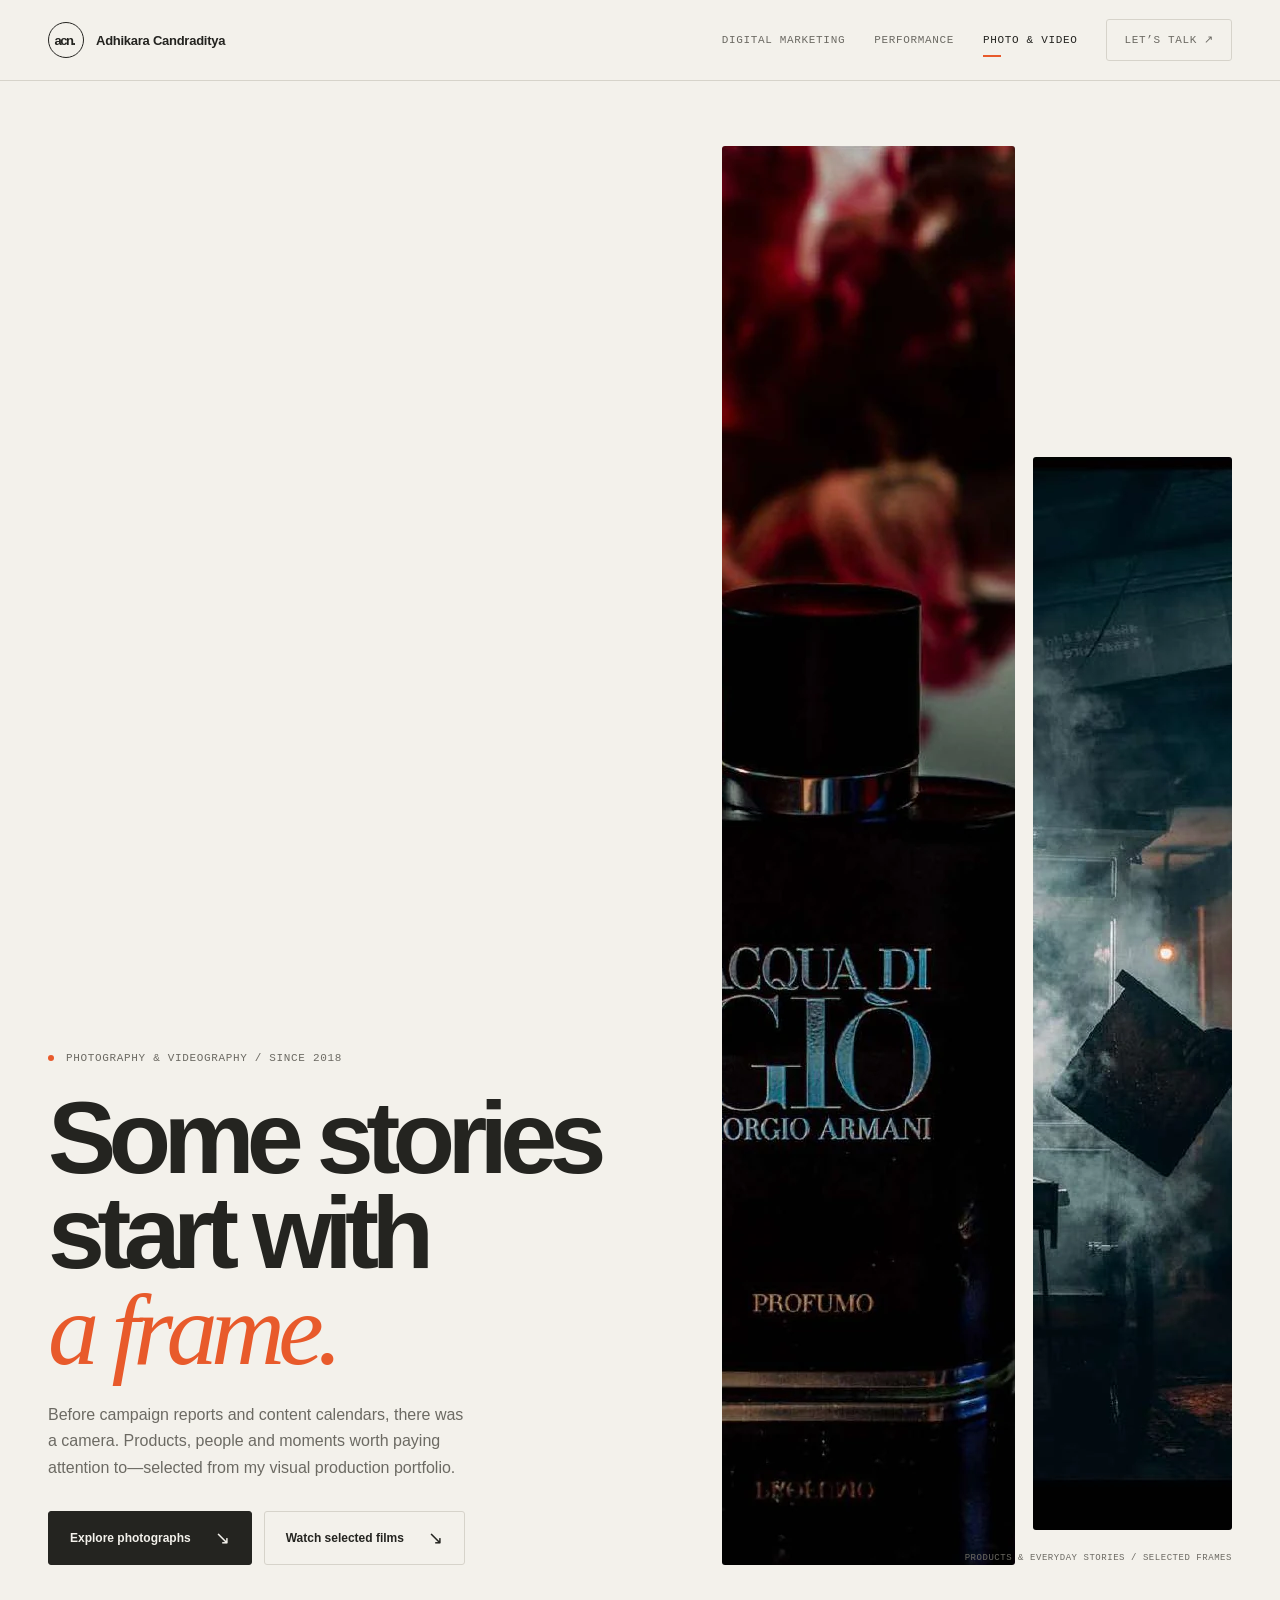
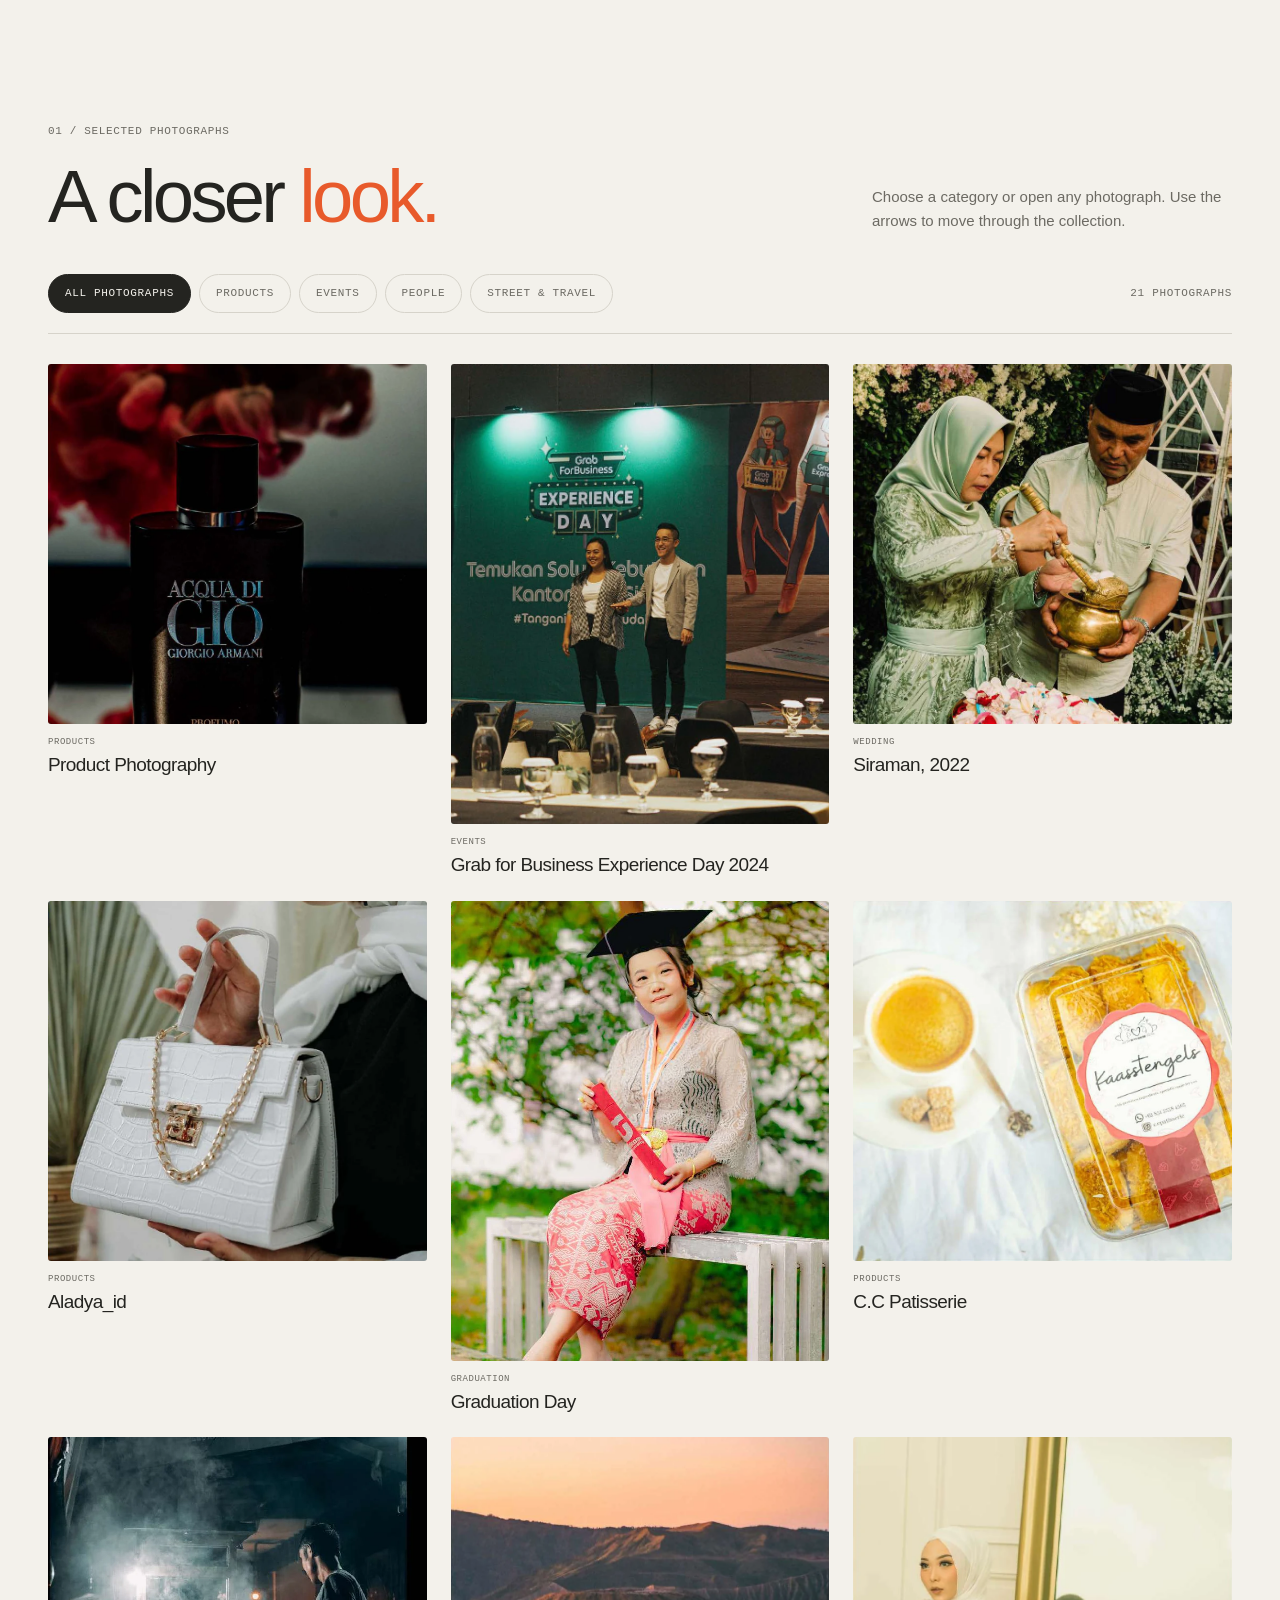
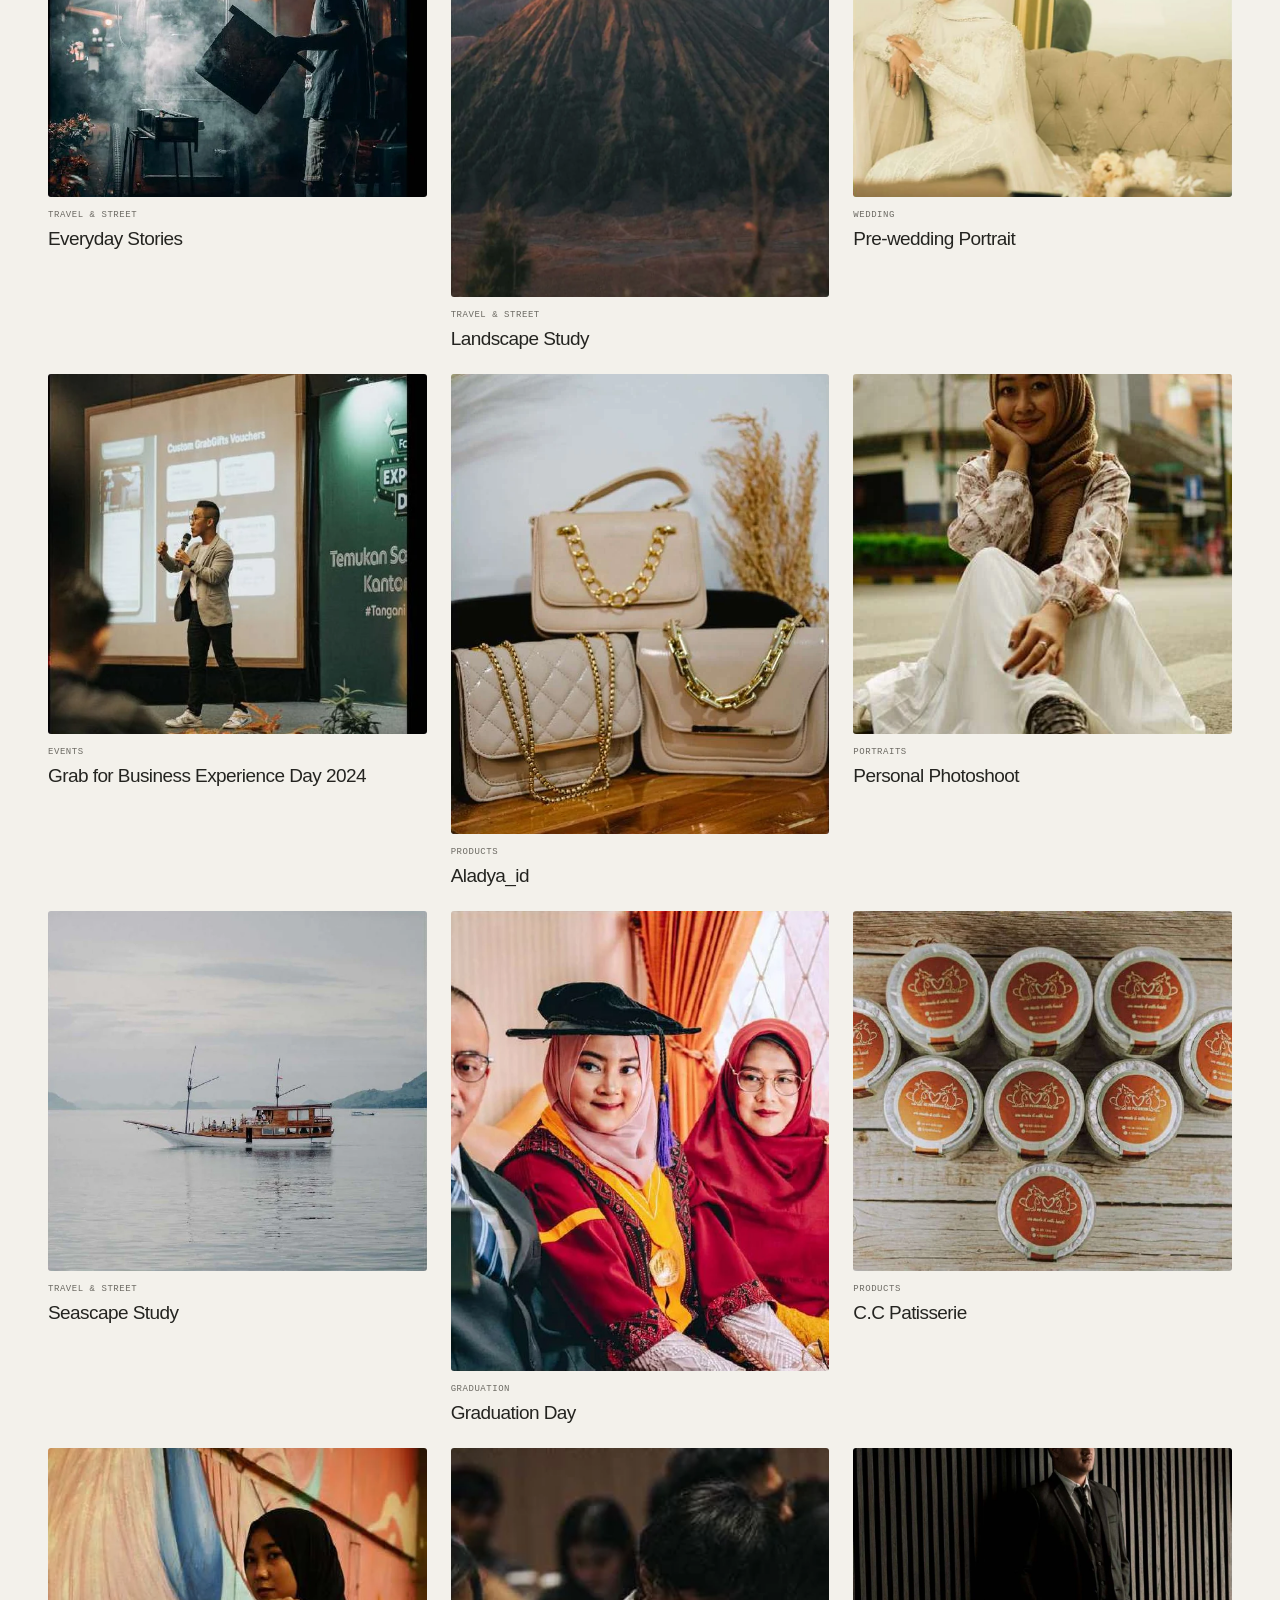
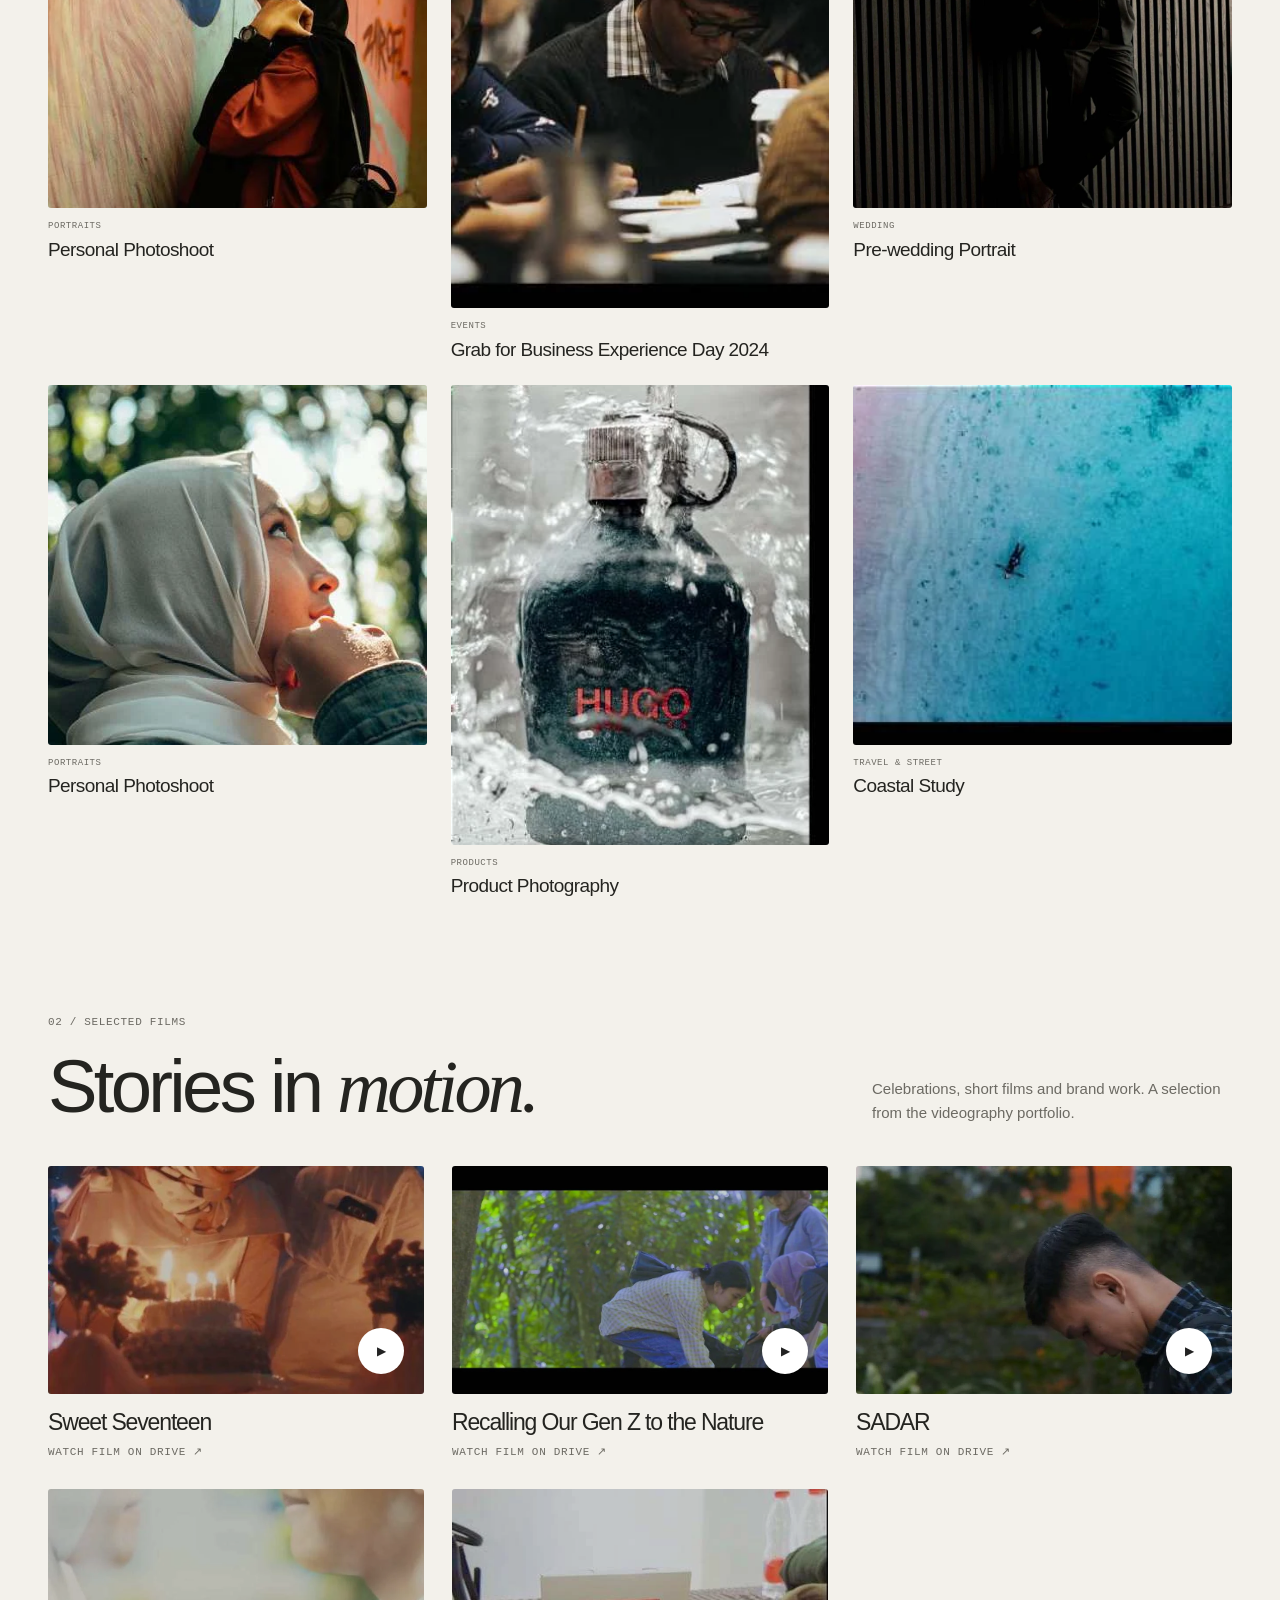
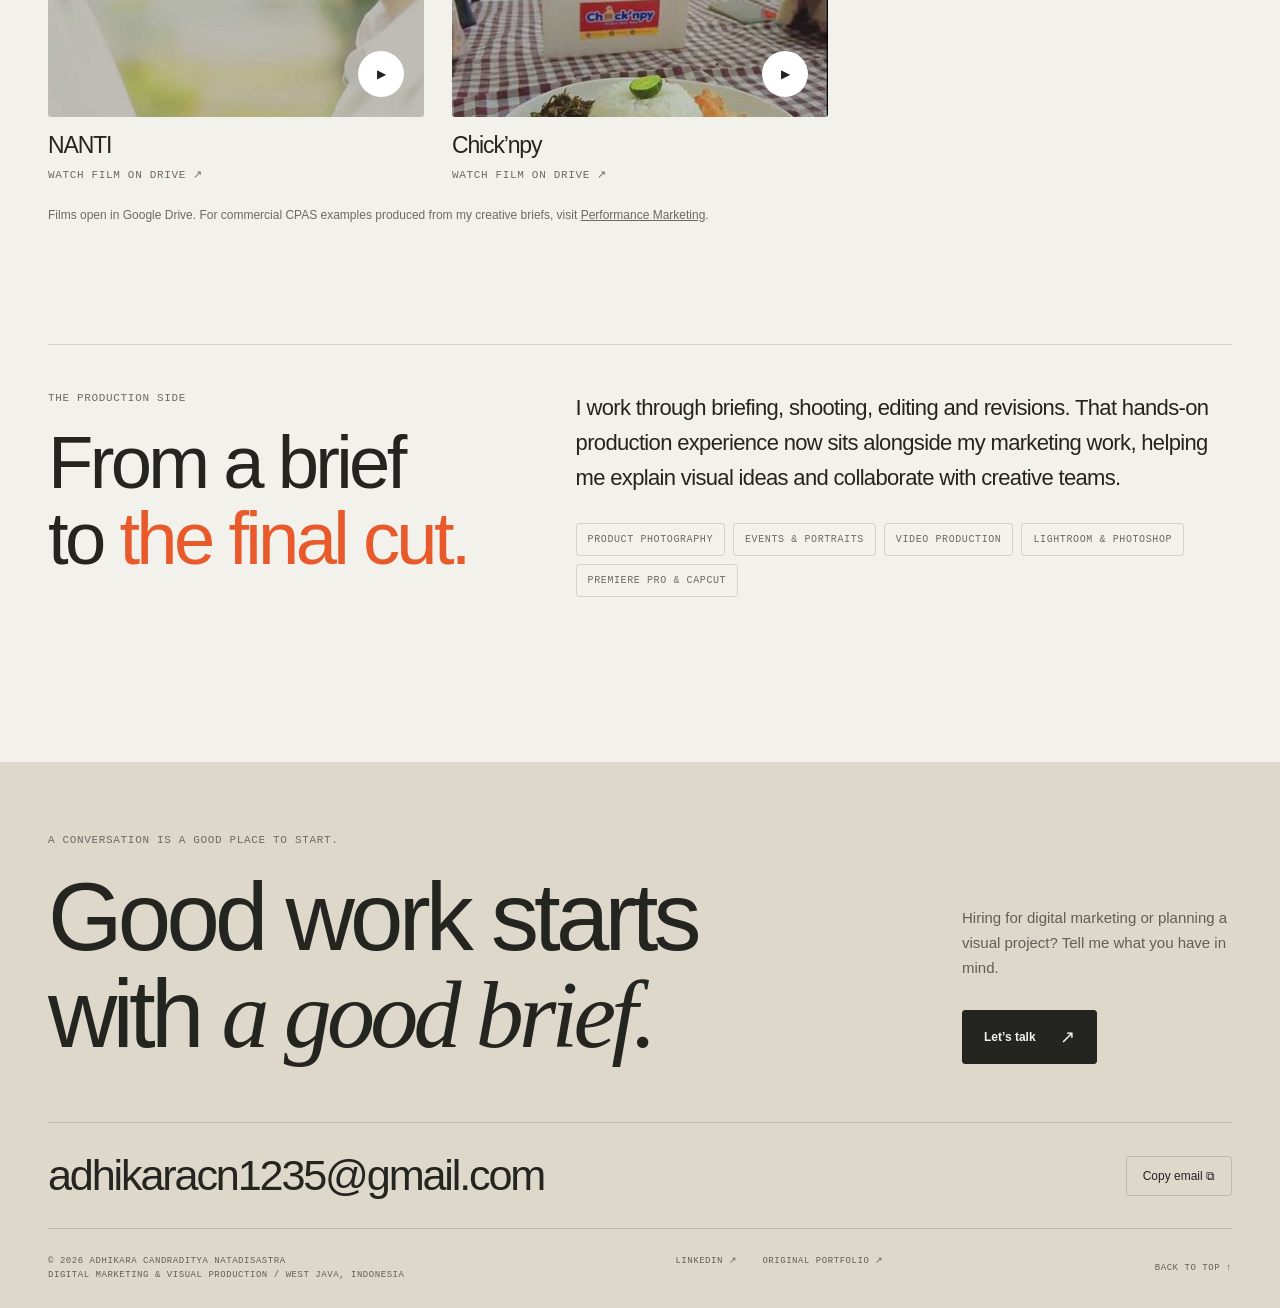
<file: visuals.html>
<!doctype html><html lang="en" id="top"><head><meta charset="utf-8"><meta name="viewport" content="width=device-width, initial-scale=1"><title>Photography &amp; Videography — Adhikara Candraditya</title><meta name="description" content="Selected photography and videography by Adhikara Candraditya. Explore product, event, portrait and travel photographs, plus selected films."><meta name="theme-color" content="#f3f1eb"><meta property="og:title" content="Photography &amp; Videography — Adhikara Candraditya"><meta property="og:description" content="Selected photography and videography by Adhikara Candraditya. Explore product, event, portrait and travel photographs, plus selected films."><meta property="og:type" content="website"><meta property="og:image" content="https://adhikaracn1235.github.io/assets/social-preview.jpg"><meta property="og:url" content="https://adhikaracn1235.github.io/visuals.html"><meta name="twitter:card" content="summary_large_image"><link rel="canonical" href="https://adhikaracn1235.github.io/visuals.html"><link rel="icon" href="assets/favicon.svg" type="image/svg+xml"><link rel="stylesheet" href="styles.css"><script>document.documentElement.classList.add('js')</script><script defer src="data.js"></script><script defer src="app.js"></script></head><body data-page="visuals"><a class="skip-link" href="#main">Skip to content</a><div class="progress" aria-hidden="true"></div><header class="topbar"><div class="container nav-inner"><a class="wordmark" href="index.html" aria-label="Adhikara home"><span class="monogram">acn.</span><span class="name-label">Adhikara Candraditya</span></a><button class="menu-button" aria-expanded="false" aria-controls="primary-nav">Menu <span aria-hidden="true">+</span></button><nav class="nav" id="primary-nav" aria-label="Main navigation"><a href="index.html" >Digital Marketing</a><a href="performance.html" >Performance</a><a href="visuals.html" aria-current="page">Photo & Video</a><a class="nav-contact" href="#contact">Let’s talk <span aria-hidden="true">↗</span></a></nav></div></header><main id="main"><section class="container gallery-intro"><div><div class="eyebrow">Photography & videography / Since 2018</div><h1 class="hero-title">Some stories<br>start with<br><span class="serif accent">a frame.</span></h1><p>Before campaign reports and content calendars, there was a camera. Products, people and moments worth paying attention to—selected from my visual production portfolio.</p><div class="actions"><a class="button" href="#photographs">Explore photographs <span class="arrow">↘</span></a><a class="button secondary" href="#films">Watch selected films <span class="arrow">↘</span></a></div></div><div class="gallery-hero"><img src="assets/product-perfume.webp" alt="Perfume bottle with red ink dispersing in water" fetchpriority="high" width="945" height="1419"><img src="assets/street-night.webp" alt="A street vendor working beside a smoky grill" width="716" height="1073"><span class="meta">Products & everyday stories / Selected frames</span></div></section><section class="container section" id="photographs"><div class="section-head"><div><div class="section-index">01 / Selected photographs</div><h2>A closer <span class="accent">look.</span></h2></div><p>Choose a category or open any photograph. Use the arrows to move through the collection.</p></div><div class="work-tabs" role="group" aria-label="Filter photographs"><button class="filter" data-filter-photos="all" aria-pressed="true">All photographs</button><button class="filter" data-filter-photos="Products" aria-pressed="false">Products</button><button class="filter" data-filter-photos="Events" aria-pressed="false">Events</button><button class="filter" data-filter-photos="People" aria-pressed="false">People</button><button class="filter" data-filter-photos="Travel & Street" aria-pressed="false">Street & travel</button><span class="meta result-count" id="photos-count" aria-live="polite"></span></div><div class="gallery-grid" id="gallery-grid"><button class="gallery-item reveal" data-photo="product-perfume" data-category="Products" aria-label="Open photograph: Product Photography"><img src="assets/product-perfume.webp" loading="lazy" alt="A dark perfume bottle photographed with red ink dispersing in water." width="945" height="1419"><span class="meta">Products</span><h3>Product Photography</h3></button><button class="gallery-item reveal" data-photo="grab-business-2024" data-category="Events" aria-label="Open photograph: Grab for Business Experience Day 2024"><img src="assets/grab-business-2024.webp" loading="lazy" alt="Two presenters at the Grab for Business Experience Day stage." width="1505" height="1003"><span class="meta">Events</span><h3>Grab for Business Experience Day 2024</h3></button><button class="gallery-item reveal" data-photo="siraman-ceremony" data-category="People" aria-label="Open photograph: Siraman, 2022"><img src="assets/siraman-ceremony.webp" loading="lazy" alt="A couple taking part in a Sundanese siraman ritual." width="803" height="1204"><span class="meta">Wedding</span><h3>Siraman, 2022</h3></button><button class="gallery-item reveal" data-photo="product-aladya" data-category="Products" aria-label="Open photograph: Aladya_id"><img src="assets/product-aladya.webp" loading="lazy" alt="A fashion model holding a white handbag with gold chain detail." width="882" height="1325"><span class="meta">Products</span><h3>Aladya_id</h3></button><button class="gallery-item reveal" data-photo="graduation-portrait" data-category="People" aria-label="Open photograph: Graduation Day"><img src="assets/graduation-portrait.webp" loading="lazy" alt="A graduate in kebaya seated in a leafy garden." width="753" height="1129"><span class="meta">Graduation</span><h3>Graduation Day</h3></button><button class="gallery-item reveal" data-photo="product-patisserie" data-category="Products" aria-label="Open photograph: C.C Patisserie"><img src="assets/product-patisserie.webp" loading="lazy" alt="An overhead photograph of packaged kaastengels beside tea." width="1321" height="880"><span class="meta">Products</span><h3>C.C Patisserie</h3></button><button class="gallery-item reveal" data-photo="street-night" data-category="Travel & Street" aria-label="Open photograph: Everyday Stories"><img src="assets/street-night.webp" loading="lazy" alt="A street food vendor tending a smoky grill at night." width="716" height="1073"><span class="meta">Travel &amp; Street</span><h3>Everyday Stories</h3></button><button class="gallery-item reveal" data-photo="mountain-sunrise" data-category="Travel & Street" aria-label="Open photograph: Landscape Study"><img src="assets/mountain-sunrise.webp" loading="lazy" alt="Warm sunrise light falling across a volcanic mountain landscape." width="771" height="1159"><span class="meta">Travel &amp; Street</span><h3>Landscape Study</h3></button><button class="gallery-item reveal" data-photo="prewedding-bride" data-category="People" aria-label="Open photograph: Pre-wedding Portrait"><img src="assets/prewedding-bride.webp" loading="lazy" alt="A bride in white seated beside a softly lit window." width="772" height="1179"><span class="meta">Wedding</span><h3>Pre-wedding Portrait</h3></button><button class="gallery-item reveal" data-photo="grab-business-speaker" data-category="Events" aria-label="Open photograph: Grab for Business Experience Day 2024"><img src="assets/grab-business-speaker.webp" loading="lazy" alt="A presenter speaking to the audience at Grab for Business Experience Day." width="542" height="813"><span class="meta">Events</span><h3>Grab for Business Experience Day 2024</h3></button><button class="gallery-item reveal" data-photo="product-aladya-bags" data-category="Products" aria-label="Open photograph: Aladya_id"><img src="assets/product-aladya-bags.webp" loading="lazy" alt="Three handbags styled with pampas grass on a timber table." width="564" height="846"><span class="meta">Products</span><h3>Aladya_id</h3></button><button class="gallery-item reveal" data-photo="portrait-window" data-category="People" aria-label="Open photograph: Personal Photoshoot"><img src="assets/portrait-window.webp" loading="lazy" alt="A woman in a white skirt seated beside a warm shop window." width="441" height="569"><span class="meta">Portraits</span><h3>Personal Photoshoot</h3></button><button class="gallery-item reveal" data-photo="boat-seascape" data-category="Travel & Street" aria-label="Open photograph: Seascape Study"><img src="assets/boat-seascape.webp" loading="lazy" alt="A wooden boat resting on a calm sea with hills in the distance." width="690" height="1035"><span class="meta">Travel &amp; Street</span><h3>Seascape Study</h3></button><button class="gallery-item reveal" data-photo="graduation-family" data-category="People" aria-label="Open photograph: Graduation Day"><img src="assets/graduation-family.webp" loading="lazy" alt="A graduate celebrating with her parents." width="945" height="630"><span class="meta">Graduation</span><h3>Graduation Day</h3></button><button class="gallery-item reveal" data-photo="product-patisserie-jars" data-category="Products" aria-label="Open photograph: C.C Patisserie"><img src="assets/product-patisserie-jars.webp" loading="lazy" alt="Small pastry jars arranged on a wooden surface." width="764" height="559"><span class="meta">Products</span><h3>C.C Patisserie</h3></button><button class="gallery-item reveal" data-photo="portrait-mural" data-category="People" aria-label="Open photograph: Personal Photoshoot"><img src="assets/portrait-mural.webp" loading="lazy" alt="A woman in a dark outfit standing against an orange mural." width="441" height="569"><span class="meta">Portraits</span><h3>Personal Photoshoot</h3></button><button class="gallery-item reveal" data-photo="grab-business-workshop" data-category="Events" aria-label="Open photograph: Grab for Business Experience Day 2024"><img src="assets/grab-business-workshop.webp" loading="lazy" alt="Participants working together during a corporate event workshop." width="572" height="381"><span class="meta">Events</span><h3>Grab for Business Experience Day 2024</h3></button><button class="gallery-item reveal" data-photo="prewedding-portrait" data-category="People" aria-label="Open photograph: Pre-wedding Portrait"><img src="assets/prewedding-portrait.webp" loading="lazy" alt="A groom in a dark suit standing against a vertical timber backdrop." width="1066" height="1600"><span class="meta">Wedding</span><h3>Pre-wedding Portrait</h3></button><button class="gallery-item reveal" data-photo="portrait-daylight" data-category="People" aria-label="Open photograph: Personal Photoshoot"><img src="assets/portrait-daylight.webp" loading="lazy" alt="A woman in a grey hijab photographed in dappled daylight." width="441" height="569"><span class="meta">Portraits</span><h3>Personal Photoshoot</h3></button><button class="gallery-item reveal" data-photo="product-hugo" data-category="Products" aria-label="Open photograph: Product Photography"><img src="assets/product-hugo.webp" loading="lazy" alt="A perfume bottle surrounded by clear water splashes." width="373" height="561"><span class="meta">Products</span><h3>Product Photography</h3></button><button class="gallery-item reveal" data-photo="ocean-aerial" data-category="Travel & Street" aria-label="Open photograph: Coastal Study"><img src="assets/ocean-aerial.webp" loading="lazy" alt="Aerial view of pink-toned sand meeting clear turquoise sea." width="501" height="282"><span class="meta">Travel &amp; Street</span><h3>Coastal Study</h3></button></div></section><section class="container section" id="films"><div class="section-head"><div><div class="section-index">02 / Selected films</div><h2>Stories in <span style="font-family:Georgia,serif;font-style:italic">motion.</span></h2></div><p>Celebrations, short films and brand work. A selection from the videography portfolio.</p></div><div class="video-grid"><a class="film-card" href="https://drive.google.com/file/d/1KaEVQKGYjjZuhR1TQJWD5d06LItSIobj/view" target="_blank" rel="noopener noreferrer" aria-label="Watch Sweet Seventeen on Google Drive"><div class="film-poster"><img src="assets/video-sweet-seventeen.webp" alt="Birthday celebration video at Sabore Kitchen." loading="lazy"><span class="play-badge" aria-hidden="true">▶</span></div><h3>Sweet Seventeen</h3><div class="meta">Watch film on Drive ↗</div></a><a class="film-card" href="https://drive.google.com/file/d/1ZcvczmAvL9raGI738joBw97SS6d6qPbA/view?usp=sharing" target="_blank" rel="noopener noreferrer" aria-label="Watch Recalling Our Gen Z to the Nature on Google Drive"><div class="film-poster"><img src="assets/video-recalling-nature.webp" alt="Campaign film encouraging young people to reconnect with nature." loading="lazy"><span class="play-badge" aria-hidden="true">▶</span></div><h3>Recalling Our Gen Z to the Nature</h3><div class="meta">Watch film on Drive ↗</div></a><a class="film-card" href="https://drive.google.com/file/d/1lwk2gmrUOnHE_ceKBOtxHT0NMN_0OM_0/view" target="_blank" rel="noopener noreferrer" aria-label="Watch SADAR on Google Drive"><div class="film-poster"><img src="assets/video-sadar.webp" alt="Short film about a boy facing bullying and finding confidence." loading="lazy"><span class="play-badge" aria-hidden="true">▶</span></div><h3>SADAR</h3><div class="meta">Watch film on Drive ↗</div></a><a class="film-card" href="https://drive.google.com/file/d/10P2RXc94opQW5BSjp0rw3FIIhSamNSNr/view" target="_blank" rel="noopener noreferrer" aria-label="Watch NANTI on Google Drive"><div class="film-poster"><img src="assets/video-nanti.webp" alt="Short film about friendship, trust, and reconnection." loading="lazy"><span class="play-badge" aria-hidden="true">▶</span></div><h3>NANTI</h3><div class="meta">Watch film on Drive ↗</div></a><a class="film-card" href="https://drive.google.com/file/d/1_l4kItDWgjmqRXrJzrJEdQnuG5zZU2xz/view" target="_blank" rel="noopener noreferrer" aria-label="Watch Chick’npy on Google Drive"><div class="film-poster"><img src="assets/video-chicknpy.webp" alt="An advertising video for a Bandung food business." loading="lazy"><span class="play-badge" aria-hidden="true">▶</span></div><h3>Chick’npy</h3><div class="meta">Watch film on Drive ↗</div></a></div><p class="video-note">Films open in Google Drive. For commercial CPAS examples produced from my creative briefs, visit <a class="original-link" href="performance.html#hint">Performance Marketing</a>.</p></section><section class="container section"><div class="about-grid"><div><div class="section-index">The production side</div><h2>From a brief<br>to <span class="accent">the final cut.</span></h2></div><div class="about-copy"><p>I work through briefing, shooting, editing and revisions. That hands-on production experience now sits alongside my marketing work, helping me explain visual ideas and collaborate with creative teams.</p><div class="pill-stack"><span class="tag">Product photography</span><span class="tag">Events & portraits</span><span class="tag">Video production</span><span class="tag">Lightroom & Photoshop</span><span class="tag">Premiere Pro & CapCut</span></div></div></div></section></main><footer class="contact-block" id="contact"><div class="container"><div class="contact-head"><div><div class="section-index">A conversation is a good place to start.</div><h2>Good work starts<br>with <span style="font-family:Georgia,serif;font-style:italic">a good brief.</span></h2></div><div class="contact-side"><p>Hiring for digital marketing or planning a visual project? Tell me what you have in mind.</p><div class="actions"><a class="button" href="mailto:adhikaracn1235@gmail.com?subject=Let%E2%80%99s%20talk%20about%20an%20opportunity">Let’s talk <span class="arrow" aria-hidden="true">↗</span></a></div></div></div><div class="contact-email"><a href="mailto:adhikaracn1235@gmail.com">adhikaracn1235@gmail.com</a><button class="icon-button copy-email">Copy email <span aria-hidden="true">⧉</span></button></div><div class="footer"><div class="tiny">© 2026 Adhikara Candraditya Natadisastra<br>Digital marketing & visual production / West Java, Indonesia</div><div class="footer-links tiny"><a href="https://www.linkedin.com/in/adhikaracn/" target="_blank" rel="noopener noreferrer">LinkedIn ↗</a><a href="https://adhikaracn.my.canva.site/" target="_blank" rel="noopener noreferrer">Original portfolio ↗</a></div><a href="#top" class="tiny back-top">Back to top ↑</a></div></div></footer><dialog id="project-dialog" class="dialog" aria-labelledby="project-dialog-title"><div class="dialog-top"><span class="meta">Project notes</span><button class="close-dialog" aria-label="Close project">×</button></div><div class="dialog-content" id="project-dialog-body"></div></dialog><dialog id="lightbox" class="dialog lightbox" aria-labelledby="lightbox-title"><div class="dialog-top"><span class="meta" id="lightbox-counter">Selected photograph</span><button class="close-dialog" aria-label="Close photo">×</button></div><div class="dialog-content"><img class="lightbox-picture" id="lightbox-picture" alt=""><div class="lightbox-caption"><div><h3 id="lightbox-title"></h3><p id="lightbox-description"></p></div><div class="lightbox-controls"><button id="previous-photo" aria-label="Previous photograph">←</button><button id="next-photo" aria-label="Next photograph">→</button></div></div></div></dialog><dialog id="media-dialog" class="dialog media-dialog" aria-labelledby="media-dialog-title"><div class="dialog-top"><span class="meta" id="media-dialog-title"></span><button class="close-dialog" aria-label="Close video">×</button></div><div class="dialog-content" id="media-dialog-body"></div></dialog><div class="toast" role="status" aria-live="polite"></div></body></html>
</file>
<file: styles.css>
@font-face{font-family:Display;src:local('Arial Narrow'),local('Helvetica Neue');font-display:swap}*{box-sizing:border-box}html{scroll-behavior:smooth;scroll-padding-top:100px}body{--paper:#f3f1eb;--ink:#242420;--sub:#6c6a63;--line:#d6d3ca;--accent:#e85a2b;--surface:#e9e6dd;margin:0;background:var(--paper);color:var(--ink);font-family:Arial,Helvetica,sans-serif;-webkit-font-smoothing:antialiased}body[data-page=performance]{--paper:#191a17;--ink:#f1eee5;--sub:#bbb9b0;--line:#42443d;--surface:#24261f;--accent:#ff8b52}::selection{background:var(--accent);color:#fff}a{color:inherit;text-decoration:none}button,input,textarea{font:inherit}button,a{-webkit-tap-highlight-color:transparent}button{cursor:pointer;color:inherit}button:disabled{cursor:not-allowed}img,video{display:block;max-width:100%}button:focus-visible,a:focus-visible,input:focus-visible,textarea:focus-visible{outline:3px solid var(--accent);outline-offset:5px}button{border:0}h1,h2,h3,h4,p{margin:0}p{line-height:1.65}h1,h2,h3,h4{font-weight:500;letter-spacing:-.05em;line-height:1.02}h2{font-size:clamp(2.5rem,5.8vw,5.6rem)}h3{font-size:clamp(1.5rem,2.7vw,2.4rem)}.container{width:min(1320px,calc(100% - 96px));margin-inline:auto}.eyebrow,.meta,.nav,.tag,.filter,.section-index,.stat-label,.text-link,.tiny{font-family:'Courier New',monospace;font-size:11px;line-height:1.5;letter-spacing:.06em;text-transform:uppercase}.eyebrow{display:flex;align-items:center;gap:12px;color:var(--sub)}.eyebrow:before{content:'';width:6px;height:6px;background:var(--accent);border-radius:100%}.topbar{position:sticky;top:0;z-index:50;background:color-mix(in srgb,var(--paper) 94%,transparent);backdrop-filter:blur(18px);border-bottom:1px solid var(--line)}.nav-inner{height:80px;display:flex;align-items:center;justify-content:space-between;gap:28px}.wordmark{display:flex;gap:12px;align-items:center;font-size:13px;font-weight:600;letter-spacing:-.02em;white-space:nowrap}.monogram{width:36px;height:36px;display:grid;place-content:center;border:1px solid currentColor;border-radius:50%;font-size:13px;letter-spacing:-.12em;padding-right:3px}.nav{display:flex;gap:29px;align-items:center}.nav a{position:relative;color:var(--sub)}.nav a:hover,.nav a[aria-current=page]{color:var(--ink)}.nav a[aria-current=page]:after{content:'';position:absolute;bottom:-9px;left:0;width:18px;height:2px;background:var(--accent)}.nav-contact{padding:12px 17px;border:1px solid var(--line);border-radius:3px}.menu-button{display:none;background:transparent;font-size:12px;padding:12px;border:1px solid var(--line)}.skip-link{position:fixed;top:-100px;left:16px;padding:14px;background:var(--accent);color:#fff;z-index:200}.skip-link:focus{top:16px}.hero{padding:52px 0 0;position:relative}.hero-meta{display:flex;justify-content:space-between;gap:16px;color:var(--sub);padding-bottom:48px}.hero-title{font-size:clamp(4rem,9.8vw,9.5rem);font-weight:600;line-height:.93;letter-spacing:-.075em;max-width:1040px}.hero-title .serif{font-family:Georgia,'Times New Roman',serif;font-weight:400;font-style:italic;letter-spacing:-.065em}.accent{color:var(--accent)}.hero-layout{display:grid;grid-template-columns:1.2fr .8fr;position:relative;gap:20px}.hero-copy{position:relative;z-index:2;padding-bottom:44px}.hero-copy p{font-size:17px;max-width:430px;margin-top:28px;color:var(--sub)}.hero-photo{position:absolute;right:1%;width:41%;bottom:0;height:100%;max-height:610px;isolation:isolate}.hero-photo:before{content:'';position:absolute;width:86%;aspect-ratio:1;border-radius:50%;background:#e9aa79;right:-1%;bottom:4%;z-index:-1}.hero-photo img{height:100%;width:100%;object-fit:contain;object-position:bottom;filter:contrast(1.02)}.photo-note{position:absolute;right:-5px;bottom:50px;background:var(--paper);padding:15px 19px;border:1px solid var(--line);transform:rotate(5deg);font-family:'Courier New',monospace;font-size:11px;line-height:1.7;box-shadow:3px 3px 0 #24242015}.actions{display:flex;gap:12px;align-items:center;flex-wrap:wrap;margin-top:30px}.button{display:inline-flex;align-items:center;justify-content:center;gap:24px;min-height:48px;padding:15px 21px;font-size:12px;font-weight:600;border-radius:3px;background:var(--ink);color:var(--paper);border:1px solid var(--ink);transition:transform .2s,background .2s}.button:hover{transform:translateY(-3px)}.button.secondary{background:transparent;color:var(--ink);border-color:var(--line)}.button.orange{background:var(--accent);color:#171914;border-color:var(--accent)}.arrow{font-size:18px;font-weight:400}.intro-strip{display:grid;grid-template-columns:1fr 1fr 1fr;border-top:1px solid var(--line);border-bottom:1px solid var(--line);margin-top:30px}.intro-strip div{padding:22px 28px 22px 0;display:flex;align-items:center;gap:20px}.intro-strip div+div{border-left:1px solid var(--line);padding-left:28px}.intro-strip strong{font-size:28px;font-weight:500;letter-spacing:-.06em}.intro-strip span{max-width:130px;color:var(--sub)}.section{padding-top:108px;padding-bottom:10px}.section-head{display:flex;gap:36px;justify-content:space-between;align-items:end;margin-bottom:40px}.section-head p{max-width:360px;color:var(--sub);font-size:15px}.section-index{color:var(--sub);margin-bottom:19px}.work-tabs{display:flex;align-items:center;gap:8px;border-bottom:1px solid var(--line);padding-bottom:20px;margin-bottom:30px;flex-wrap:wrap}.filter{border:1px solid var(--line);border-radius:40px;background:transparent;padding:10px 16px;color:var(--sub);transition:background .2s,color .2s}.filter[aria-pressed=true],.filter:hover{background:var(--ink);color:var(--paper);border-color:var(--ink)}.result-count{margin-left:auto;color:var(--sub)}.project-grid{display:grid;grid-template-columns:repeat(2,minmax(0,1fr));gap:42px 32px}.project-card{border:0;text-align:left;background:transparent;width:100%;padding:0;display:block}.project-media{aspect-ratio:1.48;overflow:hidden;position:relative;background:var(--surface);border-radius:4px}.project-media>img{width:100%;height:100%;object-fit:cover;transition:transform .5s cubic-bezier(.2,.7,.3,1)}.project-card:hover .project-media>img{transform:scale(1.045)}.project-media.contain>img{object-fit:contain;padding:32px}.project-media.dark{background:#171817}.project-label{position:absolute;top:16px;left:16px;padding:7px 10px;background:var(--paper);color:var(--ink);border-radius:2px;font:10px 'Courier New',monospace;text-transform:uppercase;letter-spacing:.05em}.project-open{position:absolute;right:16px;bottom:16px;width:42px;height:42px;background:var(--paper);color:var(--ink);display:grid;place-items:center;border-radius:50%;font-size:22px;transition:transform .25s}.project-card:hover .project-open{transform:rotate(45deg)}.project-caption{padding-top:19px;display:flex;justify-content:space-between;gap:18px}.project-caption h3{font-size:26px;letter-spacing:-.04em}.project-caption p{margin-top:7px;color:var(--sub);font-size:13px}.project-caption .meta{color:var(--sub);white-space:nowrap;padding-top:6px}.text-link{display:inline-flex;align-items:center;gap:15px;border-bottom:1px solid var(--ink);padding-bottom:6px;margin-top:26px}.text-link:hover{color:var(--accent);border-color:var(--accent)}.archive-link{margin-top:34px;display:flex;justify-content:space-between;align-items:center;padding:25px 28px;border:1px solid var(--line);border-radius:4px;gap:18px}.archive-link h4{font-size:22px}.archive-link p{font-size:13px;color:var(--sub);margin-top:7px}.split-feature{display:grid;grid-template-columns:1fr 1fr;margin-top:20px;gap:34px}.chapter-card{position:relative;overflow:hidden;min-height:475px;border-radius:4px;background:#282922;color:#f7f3e9;padding:38px;display:flex;flex-direction:column;justify-content:space-between}.chapter-card img{position:absolute;inset:0;width:100%;height:100%;object-fit:cover;opacity:.65;transition:transform .5s}.chapter-card:hover img{transform:scale(1.04)}.chapter-card:after{content:'';position:absolute;inset:0;background:linear-gradient(180deg,#0002,#0008)}.chapter-card>*:not(img){z-index:1}.chapter-card h3{font-size:clamp(2rem,4vw,3.3rem);max-width:350px}.chapter-card p{margin-top:18px;max-width:310px;font-size:14px;color:#e6e3d9}.chapter-card .meta{display:flex;justify-content:space-between}.chapter-result{font-size:clamp(3rem,5vw,5rem);line-height:1;letter-spacing:-.06em;margin:20px 0 8px}.chapter-card.performance{background:#252b20}.chapter-card.performance:before{content:'';position:absolute;width:360px;height:360px;border-radius:50%;right:-120px;top:-80px;border:1px solid #ef8e4b66;box-shadow:0 0 0 48px #ef8e4b0a,0 0 0 96px #ef8e4b08}.about-grid{display:grid;grid-template-columns:.8fr 1.2fr;gap:90px;padding:45px 0;border-top:1px solid var(--line)}.about-heading{max-width:400px}.about-copy p{font-size:22px;letter-spacing:-.03em;line-height:1.6}.about-copy p+p{font-size:16px;color:var(--sub);margin-top:25px;letter-spacing:0}.pill-stack{display:flex;flex-wrap:wrap;gap:8px;margin-top:28px}.tag{padding:8px 11px;border:1px solid var(--line);border-radius:3px;color:var(--sub);font-size:10px}.journey{margin-top:50px}.journey-row{padding:27px 0;border-top:1px solid var(--line);display:grid;grid-template-columns:.45fr .65fr 1.2fr;gap:20px;align-items:baseline}.journey-row h4{font-size:22px;letter-spacing:-.035em}.journey-row p{font-size:14px;color:var(--sub)}.journey-row .meta{color:var(--sub)}.education-line{padding:26px 0;border-top:1px solid var(--line);display:flex;gap:25px;justify-content:space-between;flex-wrap:wrap}.education-line p{font-size:13px;color:var(--sub)}.contact-block{margin-top:110px;background:#ddd8ca;padding:70px 0 0;color:#242420}.contact-head{display:flex;gap:50px;justify-content:space-between;align-items:end;padding-bottom:58px}.contact-head h2{max-width:780px;font-size:clamp(3rem,7.5vw,7rem)}.contact-side p{font-size:15px;max-width:270px;color:#615e55}.contact-side .actions{display:block}.contact-email{display:flex;justify-content:space-between;gap:15px;align-items:center;padding:28px 0;border-top:1px solid #bfb9ac;flex-wrap:wrap}.contact-email>a{font-size:clamp(1.25rem,3.5vw,2.7rem);letter-spacing:-.05em}.icon-button{padding:12px 16px;border:1px solid #bfb9ac;background:transparent;border-radius:3px;font-size:12px}.footer{display:flex;justify-content:space-between;gap:20px;flex-wrap:wrap;padding:26px 0;border-top:1px solid #bfb9ac;color:#635f56}.footer-links{display:flex;gap:25px}.footer .tiny{font-size:9px}.toast{position:fixed;left:50%;bottom:26px;transform:translate(-50%,20px);background:var(--ink);color:var(--paper);padding:14px 22px;font-size:13px;border-radius:5px;z-index:150;opacity:0;pointer-events:none;transition:.25s}.toast.visible{opacity:1;transform:translate(-50%,0)}.progress{position:fixed;top:0;left:0;height:3px;background:var(--accent);width:0;z-index:80}.page-intro{padding:62px 0 48px}.page-intro .hero-title{margin:28px 0;font-size:clamp(3.6rem,8.7vw,8.2rem);max-width:1110px}.page-intro p{max-width:610px;color:var(--sub);font-size:17px}.page-intro .title-row{display:flex;align-items:end;justify-content:space-between;gap:30px}.page-intro .edition{font:11px 'Courier New',monospace;color:var(--sub);min-width:140px}.results-strip{display:grid;grid-template-columns:repeat(3,1fr);border-block:1px solid var(--line);margin-top:32px}.results-strip>div{padding:30px 25px 30px 0}.results-strip>div+div{border-left:1px solid var(--line);padding-left:30px}.results-strip strong{font-size:clamp(2.7rem,5vw,5rem);font-weight:400;letter-spacing:-.065em;color:var(--accent);display:block;line-height:1.2}.results-strip .stat-label{display:block;margin-top:12px}.results-strip p{font-size:11px;margin-top:8px;color:var(--sub);max-width:260px}.chapter-nav{display:flex;gap:20px;padding:22px 0;border-bottom:1px solid var(--line);flex-wrap:wrap;color:var(--sub)}.chapter-nav a:hover{color:var(--accent)}.case-section{padding-top:98px;scroll-margin-top:100px}.case-header{display:flex;justify-content:space-between;gap:40px;align-items:end;margin-bottom:34px}.case-header p{max-width:325px;font-size:14px;color:var(--sub)}.case-header h2{max-width:800px}.case-context{display:grid;grid-template-columns:.6fr 1fr;gap:68px;border-top:1px solid var(--line);padding-top:28px}.case-facts{display:grid;gap:22px;align-content:start}.case-facts dd{margin:8px 0 0;font-size:14px;color:var(--sub);line-height:1.65}.case-facts dt{font:10px 'Courier New',monospace;text-transform:uppercase;letter-spacing:.08em;color:var(--accent)}.story-step{display:grid;grid-template-columns:35px 1fr;gap:20px;margin-bottom:27px}.story-step .num{font:11px 'Courier New',monospace;color:var(--accent);margin-top:7px}.story-step h3{font-size:26px;margin-bottom:13px}.story-step p{font-size:15px;color:var(--sub);max-width:640px}.story-step ul{padding-left:18px;margin:16px 0 0;font-size:14px;color:var(--sub);line-height:1.9}.case-results{margin-top:30px;padding:25px 29px;background:var(--surface);border-radius:4px}.case-results h4{font-size:24px;margin-top:10px}.metric-grid{display:grid;grid-template-columns:repeat(3,1fr);gap:20px;margin-top:27px}.metric-grid strong{display:block;font-size:clamp(2rem,3.4vw,3.2rem);color:var(--accent);font-weight:400;letter-spacing:-.06em}.metric-grid span{display:block;margin-top:10px;font-size:12px;color:var(--sub);line-height:1.5}.case-note{font-size:11px;color:var(--sub);line-height:1.75;max-width:900px;margin-top:22px}.case-buttons{display:flex;gap:20px;flex-wrap:wrap;margin-top:28px}.mini-case{background:transparent;padding:12px 0;border-bottom:1px solid var(--sub);font-size:12px;color:var(--ink);display:flex;gap:22px;align-items:center}.creative-head{display:flex;justify-content:space-between;gap:20px;align-items:end;margin:55px 0 24px}.creative-head h3{font-size:30px}.creative-head p{max-width:400px;color:var(--sub);font-size:12px}.creative-grid{display:grid;grid-template-columns:repeat(5,1fr);gap:15px}.creative-card{background:transparent;text-align:left;padding:0}.creative-image{position:relative;overflow:hidden;aspect-ratio:1;background:#333}.creative-image img{width:100%;height:100%;object-fit:cover;transition:.35s}.creative-card:hover img{transform:scale(1.05)}.play-badge{position:absolute;bottom:11px;right:11px;width:32px;height:32px;border-radius:50%;background:#fff;color:#222;display:grid;place-items:center;font-size:12px}.creative-card .meta{display:block;margin-top:14px;font-size:9px;color:var(--accent)}.creative-card p{margin-top:7px;color:var(--sub);font-size:11px;line-height:1.5}.storyboard{margin-top:30px;border-top:1px solid var(--line);padding-top:25px}.storyboard summary{cursor:pointer;list-style:none;display:flex;justify-content:space-between;align-items:center;font-size:18px;letter-spacing:-.02em}.storyboard summary:after{content:'+';font-size:27px;color:var(--accent)}.storyboard[open] summary:after{content:'−'}.frame-grid{display:grid;grid-template-columns:repeat(3,1fr);gap:22px;margin-top:24px}.frame-grid img{width:100%;border-radius:3px}.frame-grid h4{font-size:20px;margin:17px 0 10px}.frame-grid p{font-size:12px;color:var(--sub)}.branch-grid{display:grid;grid-template-columns:1fr 1fr;gap:17px;margin-top:28px}.branch-grid img{width:100%;aspect-ratio:2.25;object-fit:contain}.branch-grid figcaption{margin-top:10px;color:var(--sub)}figure{margin:0}.training-project{display:grid;grid-template-columns:1fr 1fr;gap:45px;background:var(--surface);padding:40px;border-radius:4px}.training-project>img{width:100%;object-fit:contain}.training-project p{font-size:14px;color:var(--sub);margin-top:21px}.training-project .meta{color:var(--accent)}.training-project h3{margin-top:15px}.training-project .metric-grid{grid-template-columns:1fr 1fr}.gallery-intro{display:grid;grid-template-columns:1.1fr .9fr;gap:50px;align-items:end;padding:65px 0 50px}.gallery-intro .hero-title{font-size:clamp(4rem,8vw,8rem);margin-top:24px}.gallery-intro p{max-width:420px;color:var(--sub);margin-top:25px;font-size:16px}.gallery-hero{display:grid;grid-template-columns:1fr .68fr;gap:18px;align-items:end;position:relative}.gallery-hero img{width:100%;object-fit:cover;border-radius:3px}.gallery-hero img:first-child{aspect-ratio:.72}.gallery-hero img:nth-child(2){aspect-ratio:.72;margin-bottom:35px}.gallery-hero .meta{position:absolute;bottom:0;right:0;color:var(--sub);font-size:9px}.gallery-grid{display:grid;grid-template-columns:repeat(3,minmax(0,1fr));gap:26px 24px;align-items:start}.gallery-item{background:transparent;text-align:left;padding:0;width:100%;break-inside:avoid;cursor:zoom-in}.gallery-item img{width:100%;height:360px;object-fit:cover;border-radius:3px;transition:filter .3s}.gallery-item:nth-child(3n+2) img{height:460px}.gallery-item:hover img{filter:brightness(.86)}.gallery-item .meta{display:block;margin:12px 0 6px;color:var(--sub);font-size:9px}.gallery-item h3{font-size:19px;letter-spacing:-.03em}.video-grid{display:grid;grid-template-columns:repeat(3,1fr);gap:28px}.film-card{padding:0;text-align:left;background:transparent;width:100%}.film-poster{position:relative;aspect-ratio:1.65;overflow:hidden;border-radius:3px;background:var(--surface)}.film-poster img{width:100%;height:100%;object-fit:cover;filter:brightness(.82);transition:.3s}.film-card:hover img{filter:brightness(1)}.film-poster .play-badge{width:46px;height:46px;right:20px;bottom:20px}.film-card h3{font-size:23px;margin-top:17px}.film-card .meta{color:var(--sub);margin-top:10px}.video-note{font-size:12px;color:var(--sub);margin-top:22px}.dialog{--ink:#25251f;--paper:#f4f1e9;--sub:#65625a;--line:#d6d1c7;--accent:#e85a2b;border:0;max-width:min(1040px,calc(100vw - 48px));width:100%;max-height:calc(100dvh - 60px);padding:0;background:var(--paper);color:var(--ink);border-radius:6px;overscroll-behavior:contain}.dialog::backdrop{background:#10110de0;backdrop-filter:blur(8px)}body:has(dialog[open]){overflow:hidden}.dialog-top{position:sticky;top:0;display:flex;align-items:center;justify-content:space-between;gap:15px;padding:16px 25px;background:var(--paper);border-bottom:1px solid var(--line);z-index:2}.close-dialog{width:35px;height:35px;border-radius:50%;background:var(--surface);border:1px solid var(--line);font-size:22px;font-weight:300}.dialog-content{padding:36px}.dialog-content h2{font-size:clamp(2rem,5vw,3.5rem);margin-top:15px}.dialog-content .dialog-image{max-height:390px;width:100%;object-fit:contain;background:#e9e6dd;border-radius:4px;margin:25px 0}.dialog-content>p{color:var(--sub);max-width:850px;margin-top:18px}.dialog-story{display:grid;grid-template-columns:1fr 1fr;gap:34px;margin-top:32px}.dialog-story h3{font-size:22px;margin-bottom:14px}.dialog-story p,.dialog-story li{font-size:14px;color:var(--sub);line-height:1.8}.dialog-story ul{padding-left:18px}.dialog-metrics{display:grid;grid-template-columns:repeat(3,1fr);gap:20px;padding:26px 0;border-block:1px solid var(--line);margin-top:28px}.dialog-metrics strong{font-size:32px;letter-spacing:-.05em;font-weight:500;color:var(--accent)}.dialog-metrics p{font-size:12px;color:var(--sub);margin-top:8px}.dialog .case-note{font-size:12px}.lightbox{background:#131411;color:#fff;--ink:#fff;--paper:#131411;--line:#33372d;--sub:#bcbeb3;width:min(1180px,calc(100vw - 32px));max-width:none}.lightbox .dialog-content{padding:0 25px 20px}.lightbox-picture{width:100%;height:min(70dvh,760px);object-fit:contain}.lightbox-caption{display:flex;justify-content:space-between;gap:22px;align-items:center;margin-top:18px}.lightbox-caption h3{font-size:22px}.lightbox-caption p{font-size:12px;color:var(--sub);margin-top:8px}.lightbox-controls{display:flex;gap:10px}.lightbox-controls button{background:transparent;border:1px solid var(--line);color:#fff;padding:10px 17px;font-size:20px}.media-dialog .dialog-content{padding:20px 25px 28px}.media-dialog video{width:100%;height:min(68dvh,720px);object-fit:contain;background:#131411}.media-dialog iframe{display:block;width:100%;height:60dvh;border:0;background:#171917}.media-dialog p{font-size:13px;color:var(--sub);margin-top:17px}.hide,[hidden]{display:none!important}.reveal{opacity:1}.js .reveal{opacity:0;transform:translateY(22px);transition:opacity .7s,transform .7s}.js .reveal.seen{opacity:1;transform:translateY(0)}.no-results{padding:35px;color:var(--sub)}.back-top{display:flex;align-items:center;gap:10px}.back-top:hover{color:var(--accent)}.draft-preview{font:11px 'Courier New',monospace;text-align:center;padding:10px 16px;background:#e9c0a2;color:#231c18}.draft-preview a{text-decoration:underline}.brand-line{display:flex;flex-wrap:wrap;align-items:center;gap:20px 38px;padding:27px 0;border-bottom:1px solid var(--line);color:var(--sub)}.brand-line span{font-size:14px;letter-spacing:-.03em}.brand-line .tiny{font-size:9px;margin-right:auto}.status-dot{display:inline-block;width:6px;height:6px;border-radius:50%;background:#657d58;margin-right:8px}.mobile-only{display:none}.scroll-indicator{margin-top:40px;color:var(--sub);display:flex;gap:12px;align-items:center}.review-charts{display:flex;align-items:end;height:150px;gap:20px;padding-top:30px}.review-charts span{display:block;width:45px;background:#ff8b52;position:relative}.review-charts span:after{content:attr(data-label);position:absolute;top:-25px;left:0;font:10px 'Courier New',monospace;color:#f6eee2}.review-charts span:nth-child(1){height:80px;opacity:.45}.review-charts span:nth-child(2){height:108px;opacity:.7}.review-charts span:nth-child(3){height:139px}.film-empty{padding:25px;border:1px solid var(--line);font-size:13px}.noscript{padding:20px;border:1px solid var(--line);margin:20px 0}.gallery-item[hidden],.project-card[hidden]{display:none}.performance-footer{margin-top:110px}.original-link{font-size:12px;color:var(--sub);text-decoration:underline}.frame-grid .meta{margin-top:12px;color:var(--accent)}
@media(min-width:1450px){.hero-title{font-size:155px}.hero{padding-top:65px}.hero-copy{padding-top:20px;padding-bottom:70px}.hero-photo{max-height:670px}}
@media(max-width:1100px){.container{width:calc(100% - 56px)}.wordmark .name-label{display:none}.nav{gap:18px}.hero-title{font-size:10.5vw}.hero-copy p{max-width:360px}.hero-photo{right:-2%;width:45%}.about-grid{gap:45px}.case-context{gap:35px}.metric-grid{gap:12px}.creative-grid{gap:10px}.creative-card p{font-size:10px}.gallery-item img{height:300px}.gallery-item:nth-child(3n+2) img{height:380px}.gallery-intro{gap:28px}.project-caption h3{font-size:23px}.case-header h2{max-width:700px}.case-header p{max-width:250px}.creative-head{gap:30px}}
@media(max-width:760px){.container{width:calc(100% - 36px)}.nav-inner{height:68px}.wordmark .name-label{display:inline}.menu-button{display:block}.nav{display:none;position:absolute;top:68px;left:0;right:0;background:var(--paper);padding:26px 22px;border-bottom:1px solid var(--line);flex-direction:column;align-items:stretch;gap:24px}.nav.is-open{display:flex}.nav a[aria-current=page]:after{bottom:-6px}.nav-contact{text-align:center}.hero{padding-top:27px}.hero-meta{padding-bottom:30px;font-size:9px}.hero-meta .meta{font-size:9px}.hero-layout{display:block}.hero-title{font-size:clamp(3.5rem,13.4vw,6.5rem);max-width:100%;letter-spacing:-.075em}.hero-copy{padding-bottom:0}.hero-copy p{font-size:15px;max-width:88%;margin-top:24px}.hero-photo{height:370px;position:relative;right:auto;width:85%;margin:25px auto 0;max-height:none}.hero-photo:before{width:85%;right:2%;bottom:0}.hero-photo img{width:100%;height:100%}.photo-note{right:-16px;bottom:30px;font-size:9px;padding:13px;transform:rotate(5deg)}.actions{margin-top:25px}.button{min-height:46px;font-size:11px;padding:13px 17px;gap:17px}.intro-strip{margin-top:20px}.intro-strip div{padding:17px 8px;display:block}.intro-strip div+div{padding-left:13px}.intro-strip strong{font-size:27px}.intro-strip span{display:block;font-size:8px;margin-top:8px;max-width:100px;letter-spacing:.03em}.brand-line{gap:17px 25px;padding-block:20px}.brand-line .tiny{width:100%}.brand-line span{font-size:12px}.section{padding-top:65px}.section-head{display:block;margin-bottom:27px}.section-head p{margin-top:22px;font-size:14px;max-width:90%}.section-index{font-size:10px;margin-bottom:14px}.work-tabs{gap:7px;padding-bottom:16px;margin-bottom:25px}.filter{font-size:9px;padding:9px 12px;letter-spacing:.025em}.result-count{width:100%;font-size:9px;margin-top:5px}.project-grid{grid-template-columns:1fr;gap:30px}.project-media{aspect-ratio:1.4}.project-media.contain>img{padding:20px}.project-caption{padding-top:15px}.project-caption h3{font-size:25px}.project-caption p{font-size:12px}.project-caption .meta{font-size:9px}.archive-link{padding:22px 18px;align-items:start}.archive-link h4{font-size:21px}.archive-link p{font-size:12px}.archive-link .button{padding:12px;white-space:nowrap;min-height:auto}.split-feature{grid-template-columns:1fr;gap:22px}.chapter-card{min-height:390px;padding:27px}.chapter-card h3{font-size:36px}.about-grid{grid-template-columns:1fr;gap:30px;padding-top:27px}.about-copy p{font-size:20px}.about-copy p+p{font-size:14px}.journey{margin-top:30px}.journey-row{grid-template-columns:1fr;gap:10px;padding:23px 0}.journey-row h4{font-size:23px}.journey-row p{font-size:13px}.education-line{display:block}.education-line p+p{margin-top:15px}.contact-block{margin-top:65px;padding-top:43px}.contact-head{display:block;padding-bottom:32px}.contact-head h2{font-size:14vw}.contact-side{margin-top:26px}.contact-side p{max-width:100%;font-size:14px}.contact-side .actions{margin-top:20px}.contact-email{padding:24px 0;gap:17px}.contact-email>a{font-size:5.4vw}.footer{padding:20px 0;gap:18px}.footer-links{gap:19px}.footer .tiny{font-size:8px}.footer .back-top{display:none}.page-intro{padding:37px 0 25px}.page-intro .hero-title{font-size:12.5vw;line-height:.97;margin-block:23px}.page-intro .title-row{display:block}.page-intro p{font-size:15px;max-width:95%}.page-intro .edition{display:none}.results-strip{margin-top:28px;gap:0}.results-strip>div{padding:18px 8px 21px 0}.results-strip>div+div{padding-left:13px}.results-strip strong{font-size:9vw}.results-strip .stat-label{font-size:8px;letter-spacing:0;margin-top:9px}.results-strip p{font-size:9px;margin-top:7px}.chapter-nav{gap:16px;padding:20px 0;font-size:9px}.case-section{padding-top:58px}.case-header{display:block;margin-bottom:27px}.case-header h2{font-size:11vw}.case-header p{margin-top:20px;max-width:100%;font-size:13px}.case-context{grid-template-columns:1fr;gap:28px;padding-top:22px}.case-facts{grid-template-columns:1fr 1fr;gap:20px;margin:0}.case-facts dd{font-size:12px}.case-facts dt{font-size:9px}.story-step{gap:13px;grid-template-columns:25px 1fr;margin-bottom:24px}.story-step h3{font-size:25px}.story-step p{font-size:14px}.story-step ul{font-size:13px}.case-results{margin-top:20px;padding:22px 18px}.case-results h4{font-size:22px}.metric-grid{gap:15px}.metric-grid strong{font-size:8vw}.metric-grid span{font-size:10px;margin-top:8px}.case-note{font-size:10px}.creative-head{display:block;margin-top:37px}.creative-head h3{font-size:27px}.creative-head p{margin-top:15px;font-size:12px}.creative-grid{grid-template-columns:repeat(2,1fr);gap:22px 13px}.creative-card .meta{font-size:9px;margin-top:11px}.creative-card p{font-size:11px}.creative-card:last-child{grid-column:auto}.storyboard summary{font-size:16px}.frame-grid{grid-template-columns:1fr;gap:27px}.frame-grid>div{display:grid;grid-template-columns:.8fr 1.2fr;gap:0 16px}.frame-grid img{grid-row:1/4}.frame-grid h4{font-size:19px;margin:6px 0}.frame-grid p{font-size:11px;line-height:1.6}.frame-grid .meta{font-size:9px;margin-top:0}.branch-grid{gap:17px;grid-template-columns:1fr}.training-project{grid-template-columns:1fr;padding:25px 20px;gap:25px}.training-project .metric-grid strong{font-size:35px}.gallery-intro{display:block;padding:37px 0 35px}.gallery-intro .hero-title{font-size:15.5vw}.gallery-intro p{font-size:14px;max-width:95%;margin-top:20px}.gallery-hero{margin-top:32px;gap:14px;max-width:500px}.gallery-hero img:first-child{aspect-ratio:.78}.gallery-hero .meta{font-size:8px}.gallery-grid{grid-template-columns:1fr 1fr;gap:23px 13px}.gallery-item img{height:240px}.gallery-item:nth-child(3n+2) img{height:240px}.gallery-item:nth-child(2n) img{height:280px}.gallery-item h3{font-size:17px;line-height:1.2}.gallery-item .meta{font-size:8px;margin-block:10px 5px}.video-grid{grid-template-columns:1fr;gap:28px}.film-card h3{font-size:24px}.film-card .meta{font-size:9px}.dialog{max-width:calc(100vw - 20px);max-height:calc(100dvh - 24px)}.dialog-top{padding:12px 17px}.dialog-content{padding:24px 20px}.dialog-content h2{font-size:35px}.dialog-story{grid-template-columns:1fr;gap:24px;margin-top:27px}.dialog-story h3{font-size:23px}.dialog-metrics{gap:12px;padding-block:20px}.dialog-metrics strong{font-size:29px}.dialog-metrics p{font-size:10px}.lightbox .dialog-content{padding:0 12px 17px}.lightbox-picture{height:65dvh}.lightbox-caption{gap:12px}.lightbox-caption h3{font-size:18px}.lightbox-caption p{font-size:10px}.lightbox-controls button{padding:8px 13px}.media-dialog .dialog-content{padding:12px 15px 21px}.media-dialog iframe{height:48dvh}.media-dialog video{height:60dvh}.mobile-only{display:inline}.desktop-only{display:none}.draft-preview{font-size:9px;padding:9px 12px}.original-link{font-size:11px}.toast{bottom:16px;max-width:90%;white-space:nowrap;font-size:12px}}
@media(max-width:390px){.wordmark .name-label{font-size:11px}.gallery-item img,.gallery-item:nth-child(3n+2) img{height:200px}.gallery-item:nth-child(2n) img{height:235px}.nav-inner{gap:10px}.intro-strip strong{font-size:25px}.button{gap:10px}.project-caption h3{font-size:22px}}
@media(prefers-reduced-motion:reduce){html{scroll-behavior:auto}*,*:before,*:after{animation:none!important;transition:none!important}.js .reveal{opacity:1;transform:none}}
</file>
